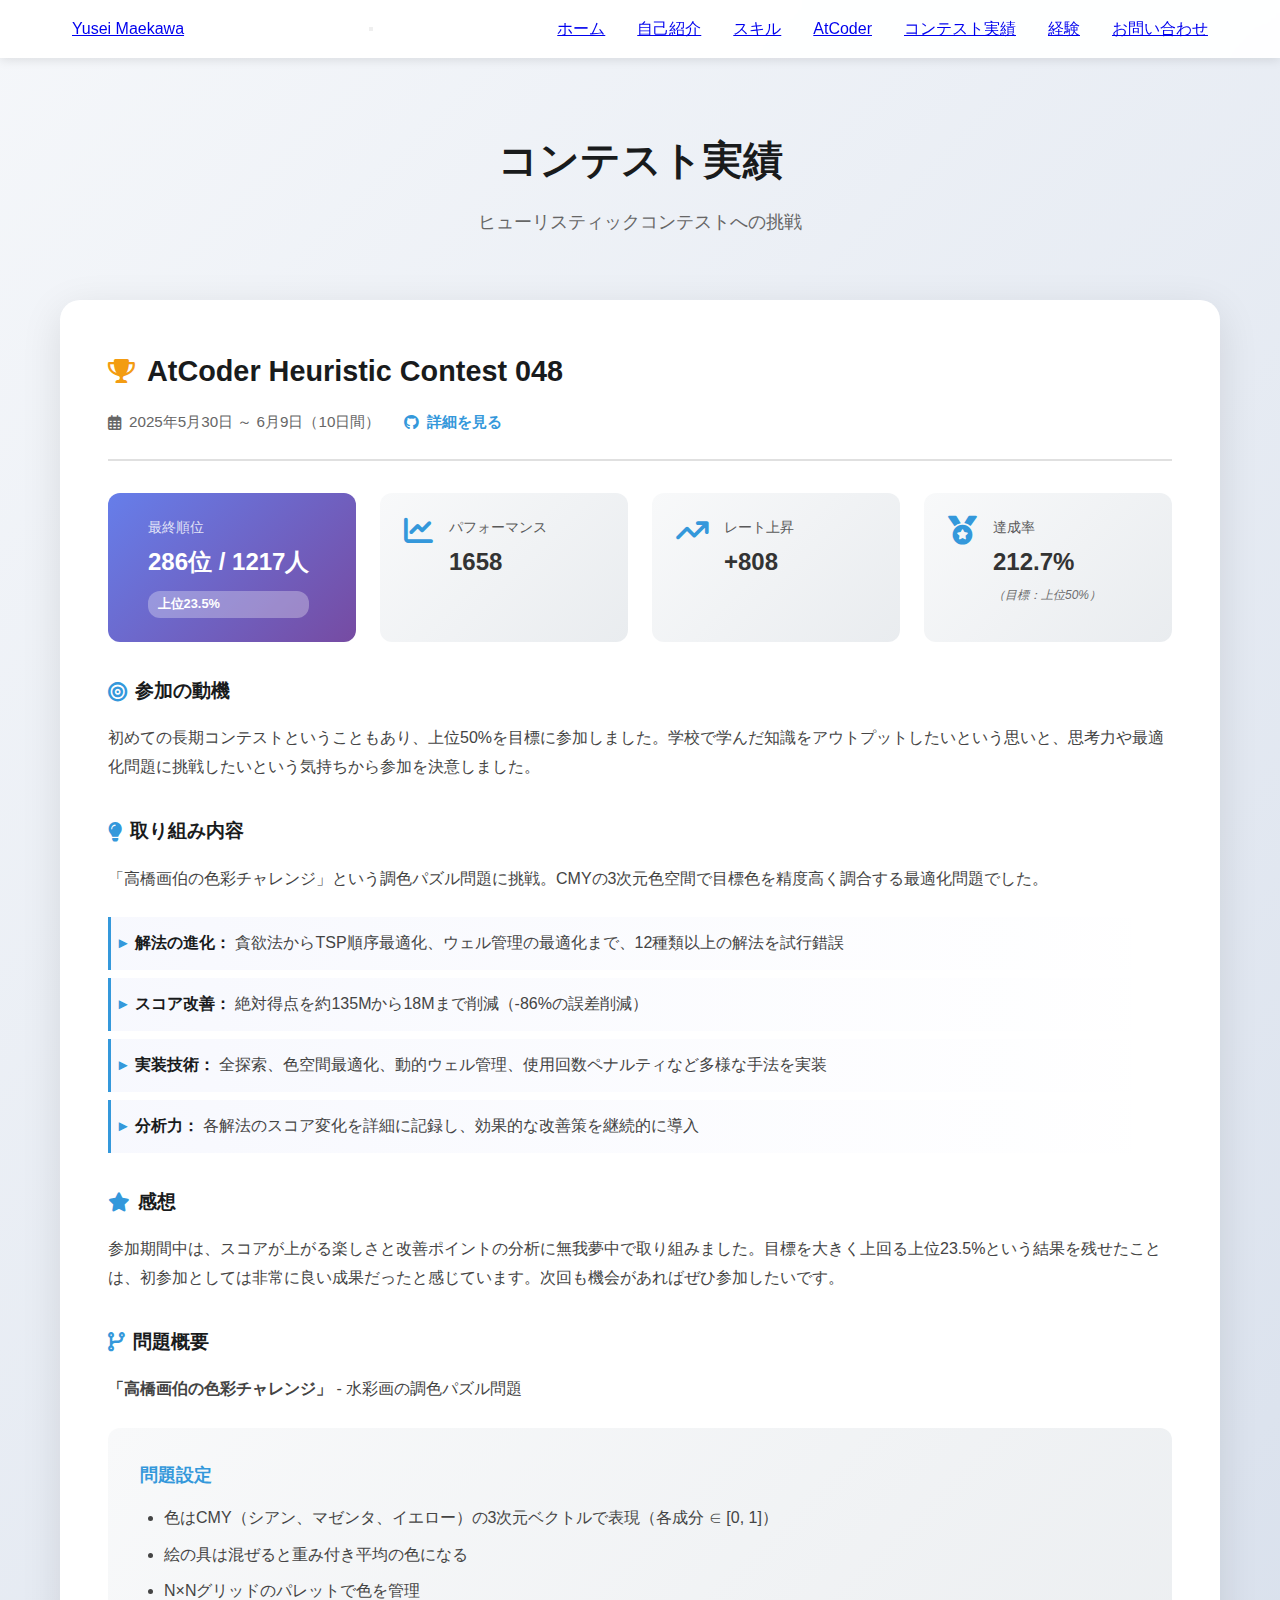
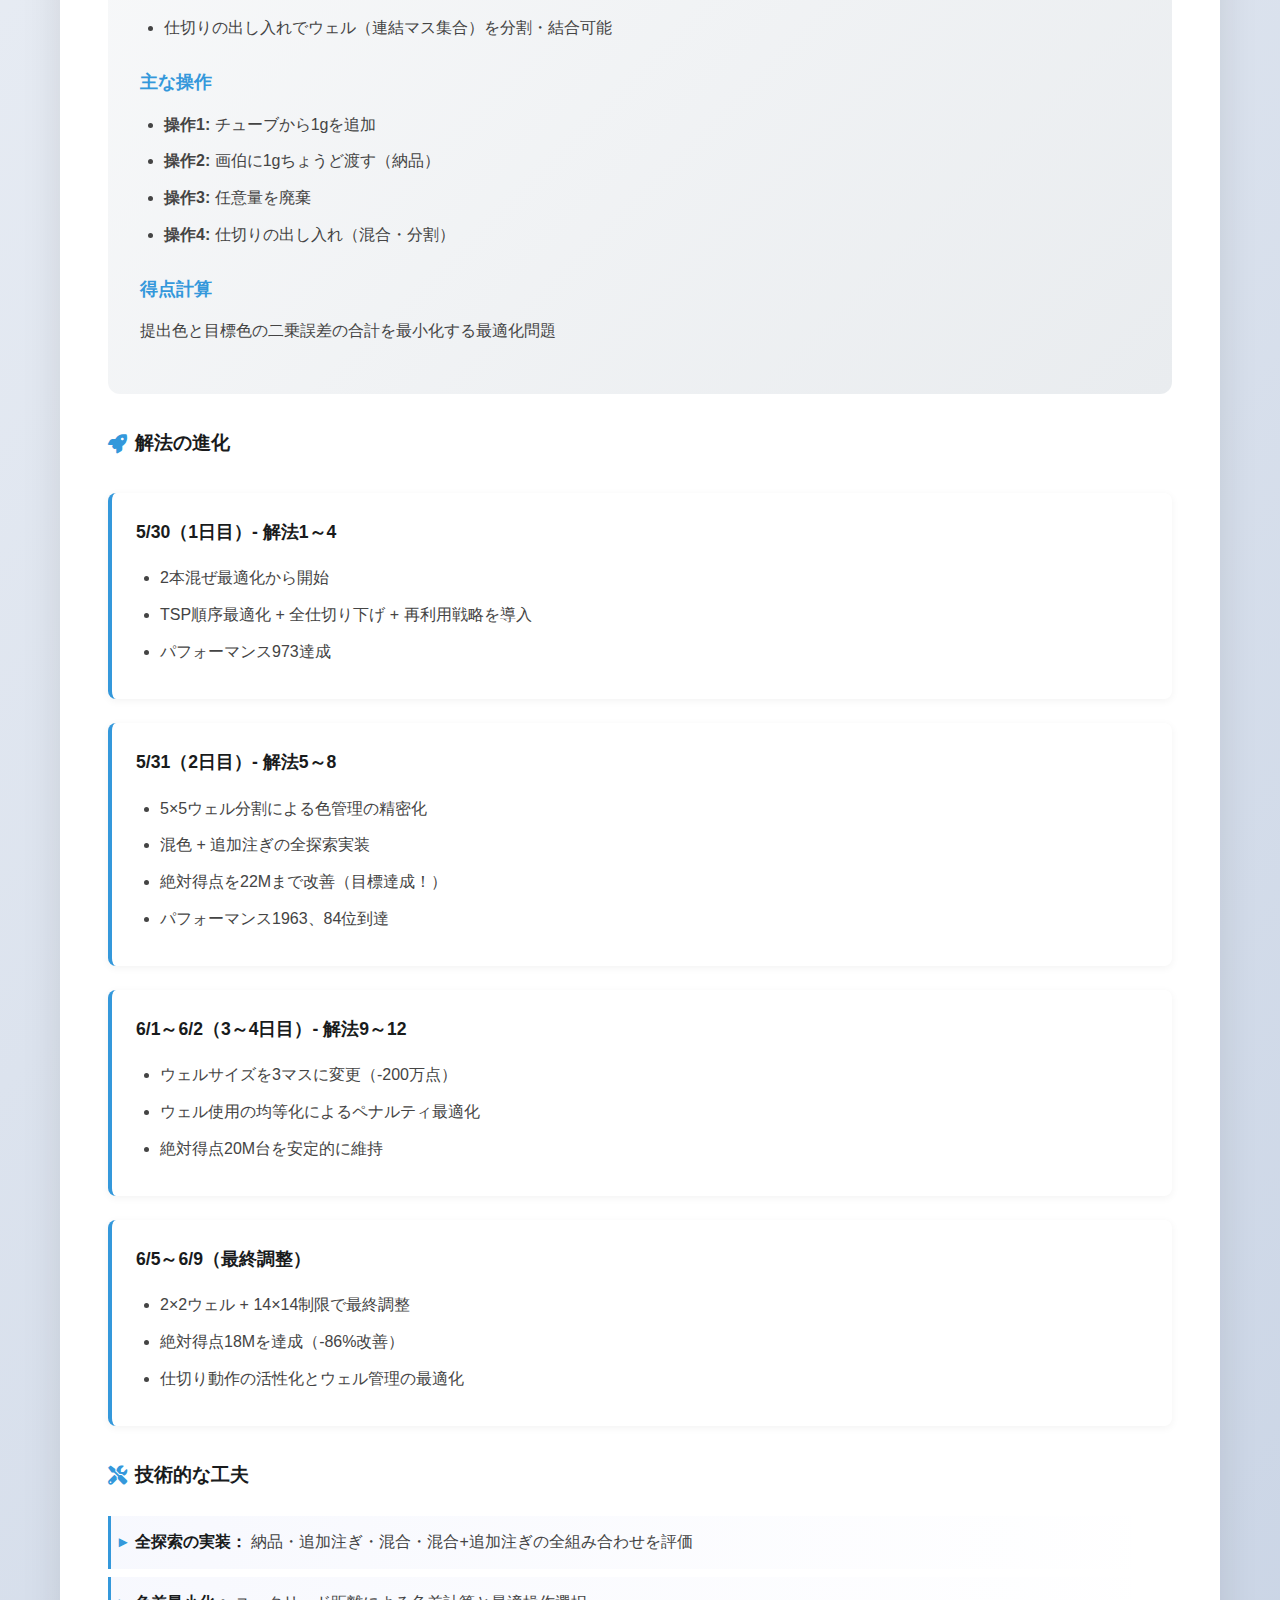
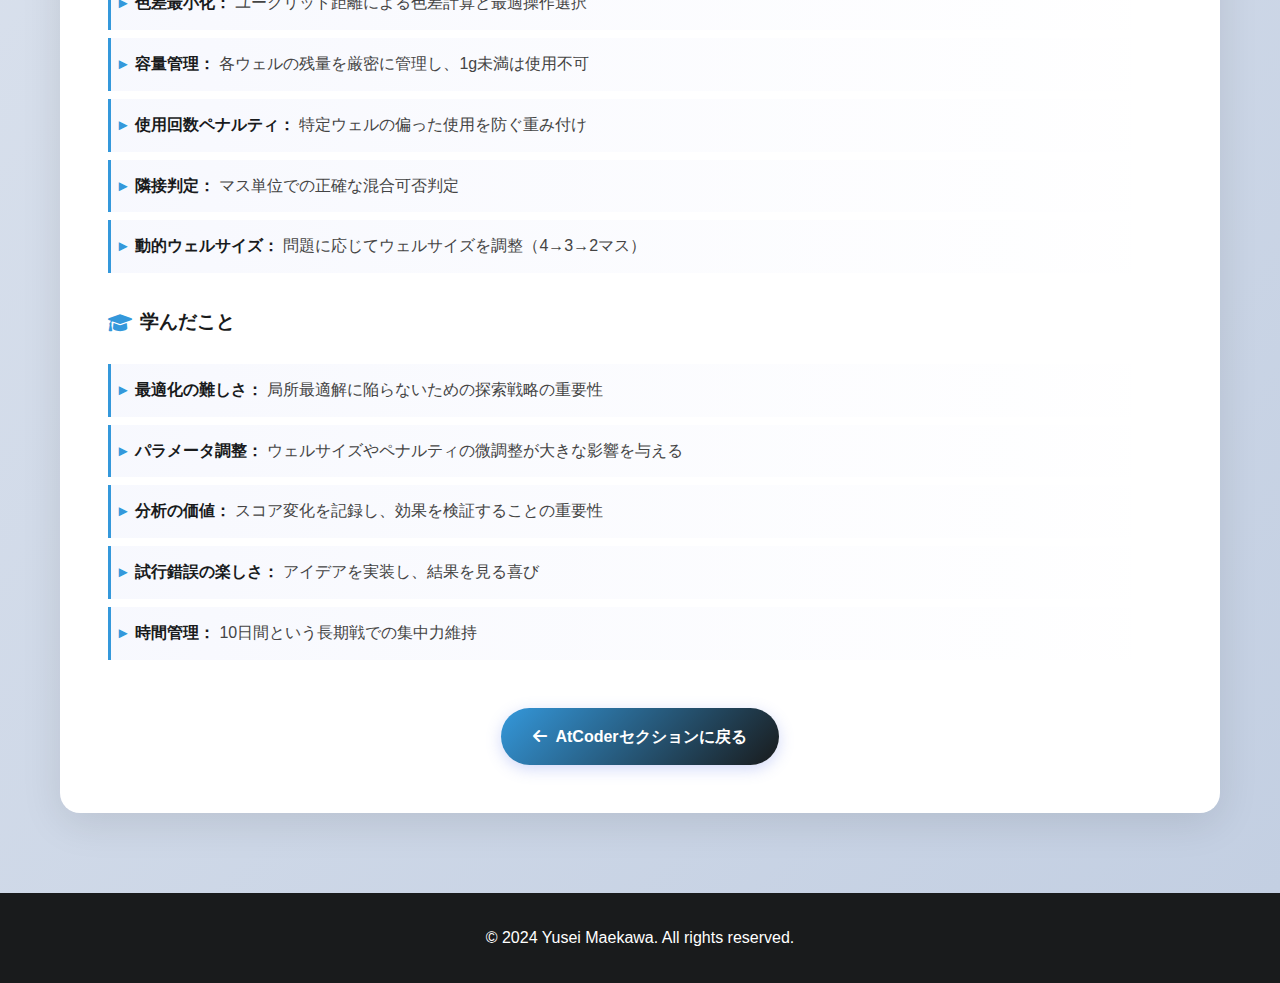
<file: contest-achievements.html>
<!DOCTYPE html>
<html lang="ja">
<head>
    <meta charset="UTF-8">
    <meta name="viewport" content="width=device-width, initial-scale=1.0">
    <title>コンテスト実績 - Yusei Maekawa</title>
    <link rel="stylesheet" href="styles.css">
    <link rel="stylesheet" href="https://cdnjs.cloudflare.com/ajax/libs/font-awesome/6.0.0/css/all.min.css">
</head>
<body>
    <!-- ヘッダー -->
    <header class="header">
        <nav class="navbar">
            <div class="container nav-container">
                <a href="index.html" class="nav-brand">Yusei Maekawa</a>
                <button class="nav-toggle" id="navToggle">
                    <span></span>
                    <span></span>
                    <span></span>
                </button>
                <ul class="nav-menu" id="navMenu">
                    <li><a href="index.html">ホーム</a></li>
                    <li><a href="index.html#about">自己紹介</a></li>
                    <li><a href="index.html#skills">スキル</a></li>
                    <li><a href="index.html#atcoder">AtCoder</a></li>
                    <li><a href="contest-achievements.html" class="active">コンテスト実績</a></li>
                    <li><a href="index.html#experience">経験</a></li>
                    <li><a href="index.html#contact">お問い合わせ</a></li>
                </ul>
            </div>
        </nav>
    </header>

    <!-- コンテスト実績セクション -->
    <section id="contest-achievements" class="contest-achievements" style="padding-top: 8rem;">
        <div class="container">
            <div class="section-header">
                <h2 class="section-title">コンテスト実績</h2>
                <p class="section-subtitle">ヒューリスティックコンテストへの挑戦</p>
            </div>
            
            <div class="achievement-card">
                <div class="achievement-header">
                    <div class="achievement-title-section">
                        <h3 class="achievement-title">
                            <i class="fas fa-trophy"></i>
                            AtCoder Heuristic Contest 048
                        </h3>
                        <div class="achievement-meta">
                            <span class="achievement-date">
                                <i class="far fa-calendar-alt"></i>
                                2025年5月30日 ～ 6月9日（10日間）
                            </span>
                            <a href="https://github.com/Yusei-Maekawa/AtCoder-Heuristic-Contest048" 
                               class="achievement-link" target="_blank" rel="noopener noreferrer">
                                <i class="fab fa-github"></i> 詳細を見る
                            </a>
                        </div>
                    </div>
                </div>

                <div class="achievement-results">
                    <div class="result-item highlight">
                        <i class="fas fa-ranking-star"></i>
                        <div class="result-content">
                            <span class="result-label">最終順位</span>
                            <span class="result-value">286位 / 1217人</span>
                            <span class="result-badge">上位23.5%</span>
                        </div>
                    </div>
                    <div class="result-item">
                        <i class="fas fa-chart-line"></i>
                        <div class="result-content">
                            <span class="result-label">パフォーマンス</span>
                            <span class="result-value">1658</span>
                        </div>
                    </div>
                    <div class="result-item">
                        <i class="fas fa-arrow-trend-up"></i>
                        <div class="result-content">
                            <span class="result-label">レート上昇</span>
                            <span class="result-value">+808</span>
                        </div>
                    </div>
                    <div class="result-item">
                        <i class="fas fa-medal"></i>
                        <div class="result-content">
                            <span class="result-label">達成率</span>
                            <span class="result-value">212.7%</span>
                            <span class="result-note">（目標：上位50%）</span>
                        </div>
                    </div>
                </div>

                <div class="achievement-description">
                    <h4><i class="fas fa-bullseye"></i> 参加の動機</h4>
                    <p>初めての長期コンテストということもあり、上位50%を目標に参加しました。学校で学んだ知識をアウトプットしたいという思いと、思考力や最適化問題に挑戦したいという気持ちから参加を決意しました。</p>
                    
                    <h4><i class="fas fa-lightbulb"></i> 取り組み内容</h4>
                    <p>「高橋画伯の色彩チャレンジ」という調色パズル問題に挑戦。CMYの3次元色空間で目標色を精度高く調合する最適化問題でした。</p>
                    <ul class="achievement-highlights">
                        <li><strong>解法の進化：</strong> 貪欲法からTSP順序最適化、ウェル管理の最適化まで、12種類以上の解法を試行錯誤</li>
                        <li><strong>スコア改善：</strong> 絶対得点を約135Mから18Mまで削減（-86%の誤差削減）</li>
                        <li><strong>実装技術：</strong> 全探索、色空間最適化、動的ウェル管理、使用回数ペナルティなど多様な手法を実装</li>
                        <li><strong>分析力：</strong> 各解法のスコア変化を詳細に記録し、効果的な改善策を継続的に導入</li>
                    </ul>

                    <h4><i class="fas fa-star"></i> 感想</h4>
                    <p>参加期間中は、スコアが上がる楽しさと改善ポイントの分析に無我夢中で取り組みました。目標を大きく上回る上位23.5%という結果を残せたことは、初参加としては非常に良い成果だったと感じています。次回も機会があればぜひ参加したいです。</p>

                    <h4><i class="fas fa-code-branch"></i> 問題概要</h4>
                    <p><strong>「高橋画伯の色彩チャレンジ」</strong> - 水彩画の調色パズル問題</p>
                    <div class="problem-details">
                        <h5>問題設定</h5>
                        <ul>
                            <li>色はCMY（シアン、マゼンタ、イエロー）の3次元ベクトルで表現（各成分 ∈ [0, 1]）</li>
                            <li>絵の具は混ぜると重み付き平均の色になる</li>
                            <li>N×Nグリッドのパレットで色を管理</li>
                            <li>仕切りの出し入れでウェル（連結マス集合）を分割・結合可能</li>
                        </ul>

                        <h5>主な操作</h5>
                        <ul>
                            <li><strong>操作1:</strong> チューブから1gを追加</li>
                            <li><strong>操作2:</strong> 画伯に1gちょうど渡す（納品）</li>
                            <li><strong>操作3:</strong> 任意量を廃棄</li>
                            <li><strong>操作4:</strong> 仕切りの出し入れ（混合・分割）</li>
                        </ul>

                        <h5>得点計算</h5>
                        <p>提出色と目標色の二乗誤差の合計を最小化する最適化問題</p>
                    </div>

                    <h4><i class="fas fa-rocket"></i> 解法の進化</h4>
                    <div class="solution-timeline">
                        <div class="solution-item">
                            <h5>5/30（1日目）- 解法1～4</h5>
                            <ul>
                                <li>2本混ぜ最適化から開始</li>
                                <li>TSP順序最適化 + 全仕切り下げ + 再利用戦略を導入</li>
                                <li>パフォーマンス973達成</li>
                            </ul>
                        </div>
                        <div class="solution-item">
                            <h5>5/31（2日目）- 解法5～8</h5>
                            <ul>
                                <li>5×5ウェル分割による色管理の精密化</li>
                                <li>混色 + 追加注ぎの全探索実装</li>
                                <li>絶対得点を22Mまで改善（目標達成！）</li>
                                <li>パフォーマンス1963、84位到達</li>
                            </ul>
                        </div>
                        <div class="solution-item">
                            <h5>6/1～6/2（3～4日目）- 解法9～12</h5>
                            <ul>
                                <li>ウェルサイズを3マスに変更（-200万点）</li>
                                <li>ウェル使用の均等化によるペナルティ最適化</li>
                                <li>絶対得点20M台を安定的に維持</li>
                            </ul>
                        </div>
                        <div class="solution-item">
                            <h5>6/5～6/9（最終調整）</h5>
                            <ul>
                                <li>2×2ウェル + 14×14制限で最終調整</li>
                                <li>絶対得点18Mを達成（-86%改善）</li>
                                <li>仕切り動作の活性化とウェル管理の最適化</li>
                            </ul>
                        </div>
                    </div>

                    <h4><i class="fas fa-tools"></i> 技術的な工夫</h4>
                    <ul class="achievement-highlights">
                        <li><strong>全探索の実装：</strong> 納品・追加注ぎ・混合・混合+追加注ぎの全組み合わせを評価</li>
                        <li><strong>色差最小化：</strong> ユークリッド距離による色差計算と最適操作選択</li>
                        <li><strong>容量管理：</strong> 各ウェルの残量を厳密に管理し、1g未満は使用不可</li>
                        <li><strong>使用回数ペナルティ：</strong> 特定ウェルの偏った使用を防ぐ重み付け</li>
                        <li><strong>隣接判定：</strong> マス単位での正確な混合可否判定</li>
                        <li><strong>動的ウェルサイズ：</strong> 問題に応じてウェルサイズを調整（4→3→2マス）</li>
                    </ul>

                    <h4><i class="fas fa-graduation-cap"></i> 学んだこと</h4>
                    <ul class="achievement-highlights">
                        <li><strong>最適化の難しさ：</strong> 局所最適解に陥らないための探索戦略の重要性</li>
                        <li><strong>パラメータ調整：</strong> ウェルサイズやペナルティの微調整が大きな影響を与える</li>
                        <li><strong>分析の価値：</strong> スコア変化を記録し、効果を検証することの重要性</li>
                        <li><strong>試行錯誤の楽しさ：</strong> アイデアを実装し、結果を見る喜び</li>
                        <li><strong>時間管理：</strong> 10日間という長期戦での集中力維持</li>
                    </ul>
                </div>

                <div class="back-to-home">
                    <a href="index.html#atcoder" class="btn-primary">
                        <i class="fas fa-arrow-left"></i> AtCoderセクションに戻る
                    </a>
                </div>
            </div>
        </div>
    </section>

    <!-- フッター -->
    <footer class="footer">
        <div class="container">
            <p>&copy; 2024 Yusei Maekawa. All rights reserved.</p>
        </div>
    </footer>

    <script src="script.js"></script>
</body>
</html>
</file>
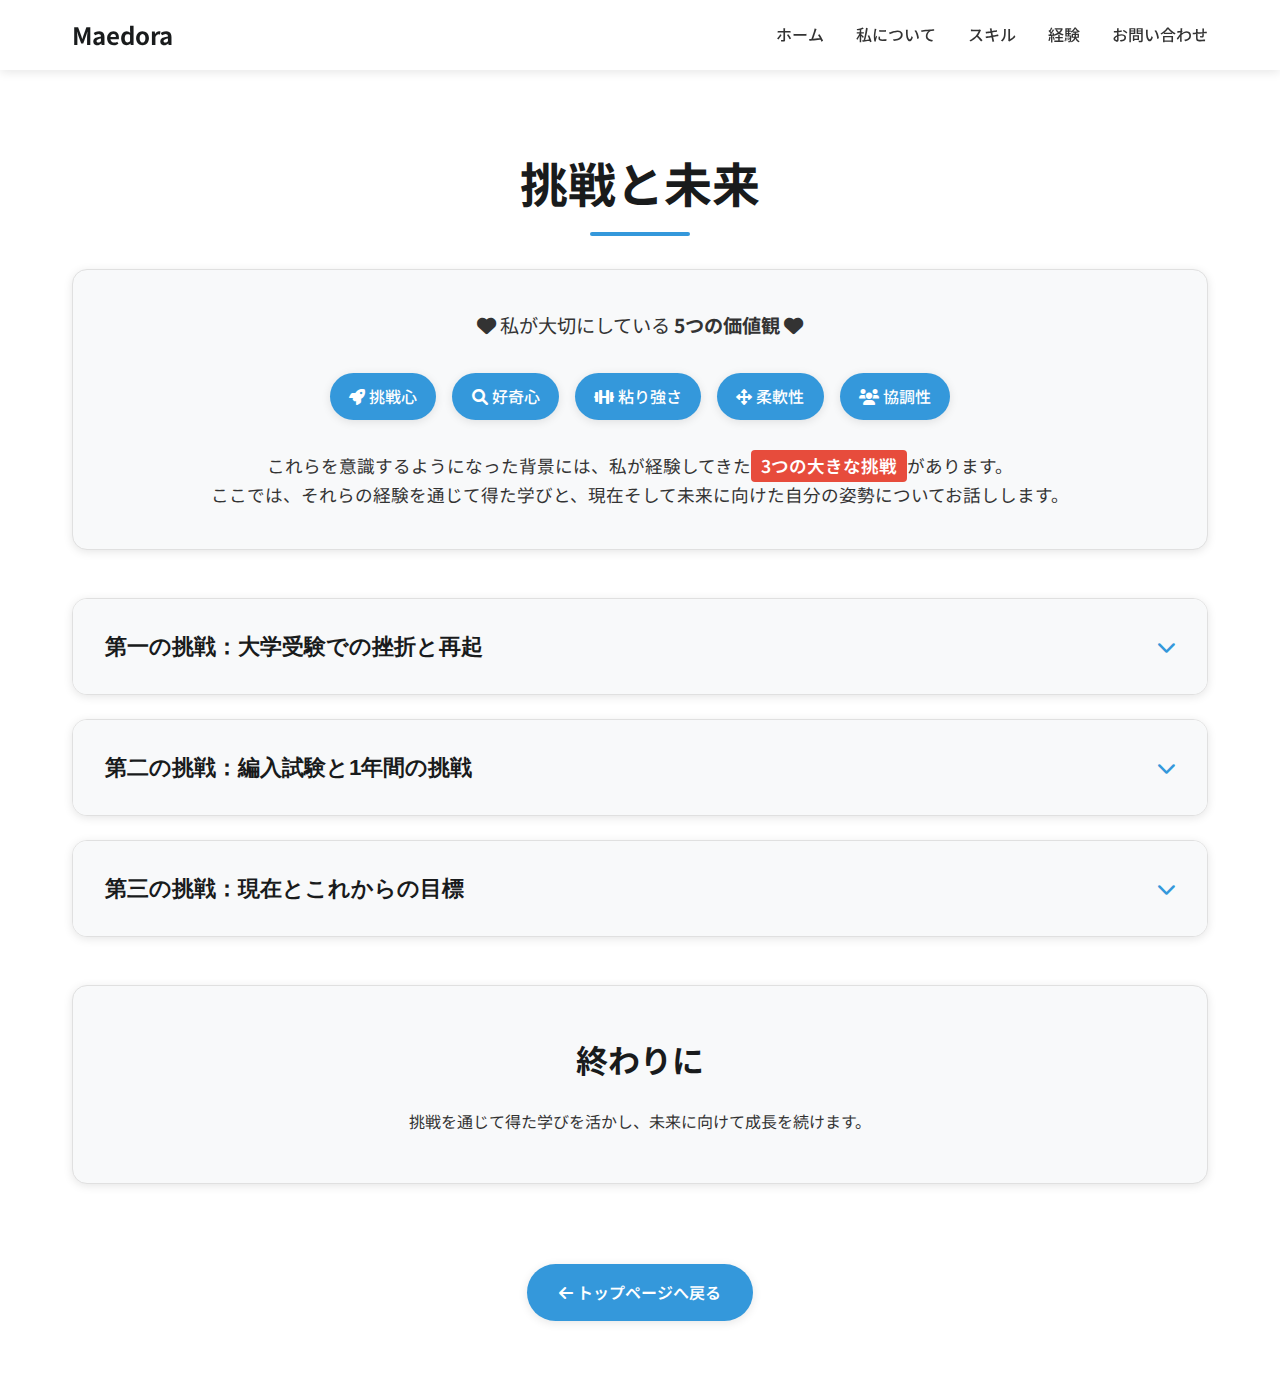
<file: experience.html>
<!DOCTYPE html>
<html lang="ja">

<head>
    <meta charset="UTF-8">
    <meta name="viewport" content="width=device-width, initial-scale=1.0">
    <title>挑戦と未来 - 前川 雄世</title>
    <link rel="stylesheet" href="styles.css">
    <link rel="preconnect" href="https://fonts.googleapis.com">
    <link rel="preconnect" href="https://fonts.gstatic.com" crossorigin>
    <link href="https://fonts.googleapis.com/css2?family=Noto+Sans+JP:wght@300;400;500;700&display=swap"
        rel="stylesheet">
    <link rel="stylesheet" href="https://cdnjs.cloudflare.com/ajax/libs/font-awesome/6.0.0/css/all.min.css">    <style>
        /* ホーム画面と同じデザインテイスト */
        body {
            font-family: 'Noto Sans JP', sans-serif;
            line-height: 1.6;
            color: var(--text-color);
            background-color: var(--background-color);
            overflow-x: hidden;
            padding-top: 80px; /* ナビバーの高さ分 */
        }

        .experience-page {
            max-width: 1200px;
            margin: 2rem auto;
            padding: 2rem;
            background: var(--background-color);
        }

        .page-title {
            color: var(--primary-color);
            text-align: center;
            font-size: 3rem;
            margin-bottom: 3rem;
            font-weight: 700;
            position: relative;
        }

        .page-title::after {
            content: '';
            position: absolute;
            bottom: -15px;
            left: 50%;
            transform: translateX(-50%);
            width: 100px;
            height: 4px;
            background: var(--secondary-color);
            border-radius: 2px;
        }

        .values-list {
            display: flex;
            flex-wrap: wrap;
            gap: 1rem;
            justify-content: center;
            margin: 2rem 0;
        }

        .value-tag {
            background: var(--secondary-color);
            color: white;
            padding: 0.7rem 1.2rem;
            border-radius: 25px;
            font-weight: 500;
            box-shadow: var(--shadow);
            transition: var(--transition);
        }

        .value-tag:hover {
            transform: translateY(-3px);
            box-shadow: var(--shadow-hover);
        }

        .highlight-box {
            background: var(--section-bg);
            padding: 2.5rem;
            border-radius: 15px;
            margin: 3rem 0;
            box-shadow: var(--shadow);
            border: 1px solid var(--border-color);
        }

        .highlight-text {
            background: var(--accent-color);
            color: white;
            padding: 0.2rem 0.6rem;
            border-radius: 4px;
            font-weight: 600;
        }

        /* アコーディオンスタイル - ホーム画面と統一 */
        .accordion-item {
            background: white;
            border-radius: 15px;
            margin-bottom: 1.5rem;
            box-shadow: var(--shadow);
            overflow: hidden;
            border: 1px solid var(--border-color);
            transition: var(--transition);
        }

        .accordion-item:hover {
            box-shadow: var(--shadow-hover);
        }

        .accordion-header {
            background: var(--section-bg);
            border: none;
            width: 100%;
            text-align: left;
            padding: 2rem;
            font-size: 1.4rem;
            font-weight: 600;
            color: var(--primary-color);
            cursor: pointer;
            display: flex;
            justify-content: space-between;
            align-items: center;
            transition: var(--transition);
        }

        .accordion-header:hover {
            background-color: #ecf0f1;
        }

        .accordion-icon {
            transition: transform 0.4s cubic-bezier(0.25, 0.1, 0.25, 1);
            font-size: 1.2rem;
            color: var(--secondary-color);
        }

        .accordion-header.active .accordion-icon {
            transform: rotate(180deg);
        }

        .accordion-content {
            max-height: 0;
            overflow: hidden;
            transition: max-height 0.5s cubic-bezier(0.25, 0.1, 0.25, 1), padding 0.5s ease;
            padding: 0 2rem;
            background: white;
        }

        .accordion-content-inner {
            padding: 2rem 0;
            border-top: 1px solid var(--border-color);
            line-height: 1.8;
        }

        .accordion-content-inner p {
            margin-bottom: 1.5rem;
            color: var(--text-color);
        }

        .achievement-box {
            background: var(--section-bg);
            border-left: 4px solid var(--secondary-color);
            padding: 1.5rem;
            margin: 1.5rem 0;
            border-radius: 8px;
            box-shadow: 0 2px 8px rgba(0, 0, 0, 0.05);
        }

        .achievement-box strong {
            color: var(--primary-color);
            font-size: 1.1rem;
            display: block;
            margin-bottom: 0.5rem;
        }

        .goals-grid {
            display: grid;
            grid-template-columns: repeat(auto-fit, minmax(250px, 1fr));
            gap: 2rem;
            margin: 2rem 0;
        }

        .goal-card {
            background: white;
            padding: 2rem;
            border-radius: 15px;
            text-align: center;
            box-shadow: var(--shadow);
            transition: var(--transition);
            border: 1px solid var(--border-color);
        }

        .goal-card:hover {
            transform: translateY(-8px);
            box-shadow: var(--shadow-hover);
        }

        .goal-card h4 {
            margin-top: 0;
            font-size: 1.2rem;
            margin-bottom: 1rem;
            color: var(--primary-color);
        }

        .goal-card i {
            font-size: 2rem;
            color: var(--secondary-color);
            margin-bottom: 1rem;
            display: block;
        }

        .conclusion-box {
            background: var(--section-bg);
            padding: 3rem;
            border-radius: 15px;
            margin: 3rem 0;
            text-align: center;
            box-shadow: var(--shadow);
            border: 1px solid var(--border-color);
        }

        .conclusion-box h2 {
            margin-top: 0;
            font-size: 2rem;
            color: var(--primary-color);
            margin-bottom: 1.5rem;
        }

        .back-btn {
            display: inline-block;
            background: var(--secondary-color);
            color: white;
            padding: 1rem 2rem;
            text-decoration: none;
            border-radius: 50px;
            margin-top: 2rem;
            transition: var(--transition);
            box-shadow: var(--shadow);
            font-weight: 600;
            font-size: 1rem;
        }

        .back-btn:hover {
            background: var(--primary-color);
            transform: translateY(-3px);
            box-shadow: var(--shadow-hover);
        }

        @media (max-width: 768px) {
            .experience-page {
                margin: 1rem;
                padding: 1.5rem;
            }

            .page-title {
                font-size: 2.5rem;
            }

            .accordion-header {
                font-size: 1.2rem;
                padding: 1.5rem;
            }

            .accordion-content {
                padding: 0 1.5rem;
            }

            .accordion-content-inner {
                padding: 1.5rem 0;
            }

            .goals-grid {
                grid-template-columns: 1fr;
            }

            .values-list {
                gap: 0.8rem;
            }

            .value-tag {
                padding: 0.5rem 1rem;
                font-size: 0.9rem;
            }
        }
    </style>
    </style>
</head>

<body>
    <!-- ナビゲーションバー -->
    <nav class="navbar">
        <div class="nav-container">
            <div class="nav-logo">
                <h2>Maedora</h2>
            </div>
            <ul class="nav-menu">
                <li class="nav-item">
                    <a href="index.html#home" class="nav-link">ホーム</a>
                </li>
                <li class="nav-item">
                    <a href="index.html#about" class="nav-link">私について</a>
                </li>
                <li class="nav-item">
                    <a href="index.html#skills" class="nav-link">スキル</a>
                </li>
                <li class="nav-item">
                    <a href="#" class="nav-link active">経験</a>
                </li>
                <li class="nav-item">
                    <a href="index.html#contact" class="nav-link">お問い合わせ</a>
                </li>
            </ul>
            <div class="hamburger">
                <span></span>
                <span></span>
                <span></span>
            </div>
        </div>
    </nav>

    <div class="experience-page">
        <h1 class="page-title">挑戦と未来</h1>

        <div class="highlight-box">
            <p style="text-align: center; font-size: 1.2rem; margin-bottom: 1rem;">
                <i class="fas fa-heart"></i> 私が大切にしている <strong>5つの価値観</strong> <i class="fas fa-heart"></i>
            </p>
            <div class="values-list">
                <span class="value-tag"><i class="fas fa-rocket"></i> 挑戦心</span>
                <span class="value-tag"><i class="fas fa-search"></i> 好奇心</span>
                <span class="value-tag"><i class="fas fa-dumbbell"></i> 粘り強さ</span>
                <span class="value-tag"><i class="fas fa-arrows-alt"></i> 柔軟性</span>
                <span class="value-tag"><i class="fas fa-users"></i> 協調性</span>
            </div>
            <p style="text-align: center; margin-top: 1.5rem; font-size: 1.1rem;">
                これらを意識するようになった背景には、私が経験してきた<span class="highlight-text">3つの大きな挑戦</span>があります。<br>
                ここでは、それらの経験を通じて得た学びと、現在そして未来に向けた自分の姿勢についてお話しします。
            </p>
        </div>

        <div class="accordion">
            <div class="accordion-item">
                <button class="accordion-header">
                    <span>第一の挑戦：大学受験での挫折と再起</span>
                    <i class="fas fa-chevron-down accordion-icon"></i>
                </button>
                <div class="accordion-content">
                    <div class="accordion-content-inner">
                        <p>
                            私が初めて本格的な挑戦に直面したのは、高校時代でした。中学生の頃、塾で出会った恩師の影響で勉強が好きになり、努力の末に進学校へ進学。高校1年の冬には、<span
                                class="highlight-text">「好きなゲームを自分で作ってみたい」</span>という好奇心から情報系の分野に進むことを決意し、国公立大学を目指して本格的に受験勉強を始めました。
                        </p>
                        <p>
                            しかし、高校3年の夏、「受験の天王山」と呼ばれる時期に、私は限界を迎えました。スケジュールによる心身の負担や、進路選択への迷いが重なり、突然涙があふれるような状態に。次第に、勉強が<span
                                class="highlight-text">「楽しい」から「しんどい」</span>ものに変わっていきました。その結果、大学受験では全て不合格となり、数か月にわたって無気力な日々を送ることになります。
                        </p>
                        <p>
                            それでも、<span
                                class="highlight-text">「どうしても諦めたくない」</span>という思いと、一番迷惑をかけてしまった母への申し訳なさから、再び立ち上がる決意をしました。ここからが、私の第二の挑戦の始まりです。
                        </p>
                    </div>
                </div>
            </div>

            <div class="accordion-item">
                <button class="accordion-header">
                    <span>第二の挑戦：編入試験と1年間の挑戦</span>
                    <i class="fas fa-chevron-down accordion-icon"></i>
                </button>
                <div class="accordion-content">
                    <div class="accordion-content-inner">
                        <p>
                            2023年5月、私は大阪公立大学の情報工学科への編入試験を目指し、新たな挑戦を始めました。この挑戦の中で重視したのは、<span
                                class="highlight-text">「楽しく勉強をする」</span>という姿勢です。
                        </p>
                        <div class="achievement-box">
                            <strong><i class="fas fa-graduation-cap"></i> ダブルスクールでの学習</strong><br>
                            北海道情報大学＋大阪情報専門学校という形で、大学の単位を取得しつつ、専門学校で専門知識を深めました。
                        </div>
                        <div class="achievement-box">
                            <strong><i class="fas fa-trophy"></i> 資格・試験への挑戦</strong><br>
                            • 基本情報技術者試験 <span style="color: #27ae60; font-weight: bold;">合格</span><br>
                            • 応用情報技術者試験 <span style="color: #27ae60; font-weight: bold;">合格</span><br>
                            • TOEIC 5回受験 → <span class="highlight-text">670点（L330/R340）</span>達成
                        </div>
                        <div class="achievement-box">
                            <strong><i class="fas fa-calculator"></i> 数学の独学</strong><br>
                            大学2年分の数学を1年で習得：<br>
                            <span style="color: #3498db; font-weight: bold;">線形代数・微分方程式・複素解析・フーリエ変換・ラプラス変換</span>
                        </div>
                        <p>
                            結果として編入試験は不合格でしたが、<span
                                class="highlight-text">「悔しい」という感情よりも、「やり切った」という達成感</span>が強く残りました。私はこの経験を通じて、目標を持って取り組む過程そのものに大きな価値があると実感しました。
                        </p>
                    </div>
                </div>
            </div>

            <div class="accordion-item">
                <button class="accordion-header">
                    <span>第三の挑戦：現在とこれからの目標</span>
                    <i class="fas fa-chevron-down accordion-icon"></i>
                </button>
                <div class="accordion-content">
                    <div class="accordion-content-inner">
                        <p>
                            私は今、将来の目標として<span
                                class="highlight-text">「尊敬されるエンジニアになること」</span>を掲げています。この目標は明確な達成基準があるわけではなく、評価は他者に委ねられるものです。だからこそ、日々の努力と姿勢が重要だと考えています。
                        </p>
                        <h3 style="color: #2c3e50; margin: 2rem 0 1.5rem 0; text-align: center; font-size: 1.3rem;">
                            <i class="fas fa-bullseye"></i> 現在取り組んでいる4つのこと
                        </h3>
                        <div class="goals-grid">
                            <div class="goal-card">
                                <h4><i class="fas fa-trophy"></i> 競技プログラミング</h4>
                                <p>AtCoderで水色コーダーを目指し、difficulty 400以上の問題に挑戦中</p>
                            </div>
                            <div class="goal-card">
                                <h4><i class="fas fa-certificate"></i> 高度資格</h4>
                                <p>情報処理安全確保支援士などの高度資格に挑戦</p>
                            </div>
                            <div class="goal-card">
                                <h4><i class="fas fa-globe"></i> 英語力向上</h4>
                                <p>TOEIC800点を目標に、技術書やエラーメッセージの読解力向上</p>
                            </div>
                            <div class="goal-card">
                                <h4><i class="fas fa-code"></i> 開発スキル</h4>
                                <p>家計簿アプリなどの作品制作、Git・DB運用スキルの習得</p>
                            </div>
                        </div>
                        <p>
                            また、これらに加えて<span
                                class="highlight-text">「自信をつけること」</span>も意識しています。グループ活動でのリーダー経験や、人前で話す機会を増やすことで、単なる知識だけではないリーダーシップスキルの習得を目指しています。
                        </p>
                    </div>
                </div>
            </div>
        </div>

        <div class="conclusion-box">
            <h2>終わりに</h2>
            <p>
                挑戦を通じて得た学びを活かし、未来に向けて成長を続けます。
            </p>
        </div>

        <div style="text-align: center;">
            <a href="index.html" class="back-btn">
                <i class="fas fa-arrow-left"></i> トップページへ戻る
            </a>
        </div>    </div>

    <!-- scripts.jsを読み込み -->
    <script src="script.js"></script>
    <script>
        // アコーディオン機能
        const accordionHeaders = document.querySelectorAll('.accordion-header');

        accordionHeaders.forEach(header => {
            header.addEventListener('click', () => {
                const accordionContent = header.nextElementSibling;
                const isActive = header.classList.contains('active');

                // 他のアコーディオンを閉じる
                accordionHeaders.forEach(otherHeader => {
                    if (otherHeader !== header) {
                        otherHeader.classList.remove('active');
                        otherHeader.nextElementSibling.style.maxHeight = '0px';
                    }
                });

                // 現在のアコーディオンを切り替え
                header.classList.toggle('active');

                if (!isActive) {
                    accordionContent.style.maxHeight = accordionContent.scrollHeight + 'px';
                } else {
                    accordionContent.style.maxHeight = '0px';
                }
            });
        });

        // ページ読み込み時のアニメーション
        document.addEventListener('DOMContentLoaded', () => {
            const elements = document.querySelectorAll('.value-tag, .goal-card, .accordion-item');
            elements.forEach((element, index) => {
                element.style.opacity = '0';
                element.style.transform = 'translateY(20px)';
                setTimeout(() => {
                    element.style.transition = 'all 0.6s ease';
                    element.style.opacity = '1';
                    element.style.transform = 'translateY(0)';
                }, index * 100);
            });
        });
    </script>
</body>

</html>
</file>
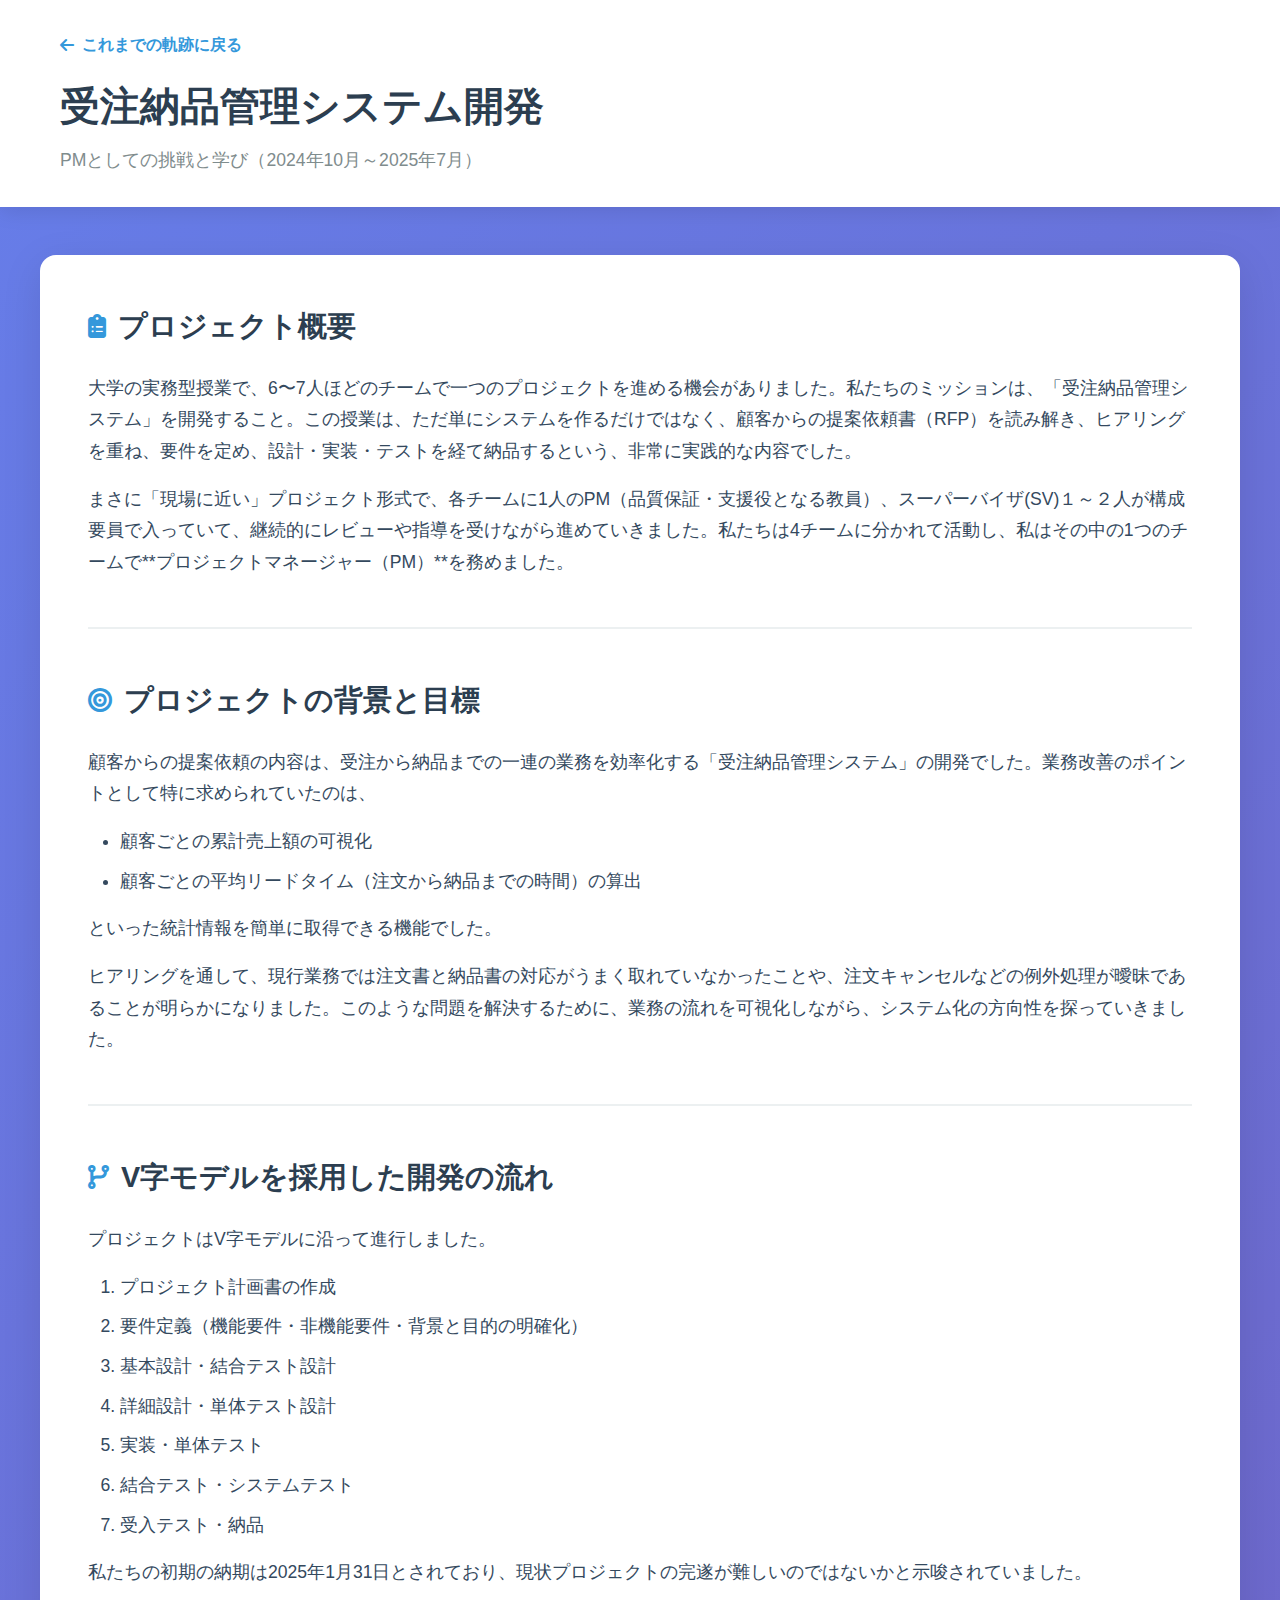
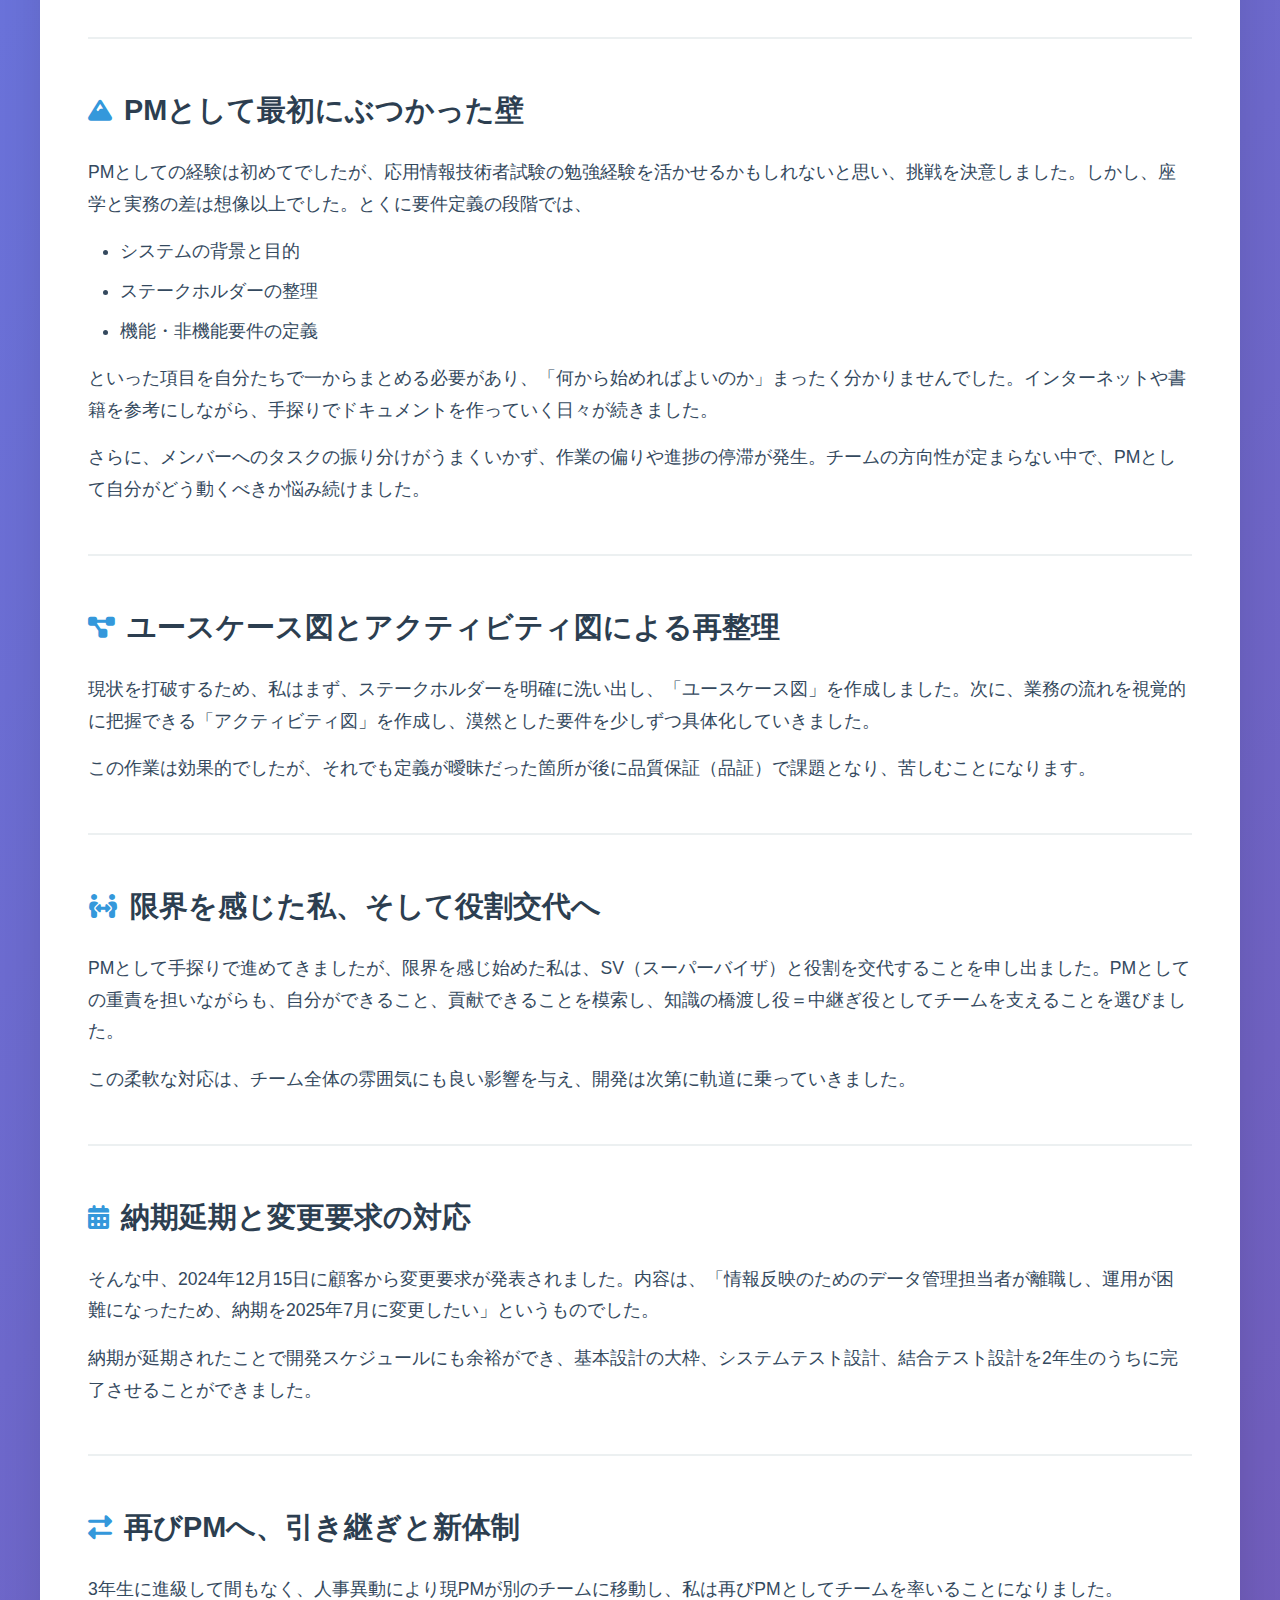
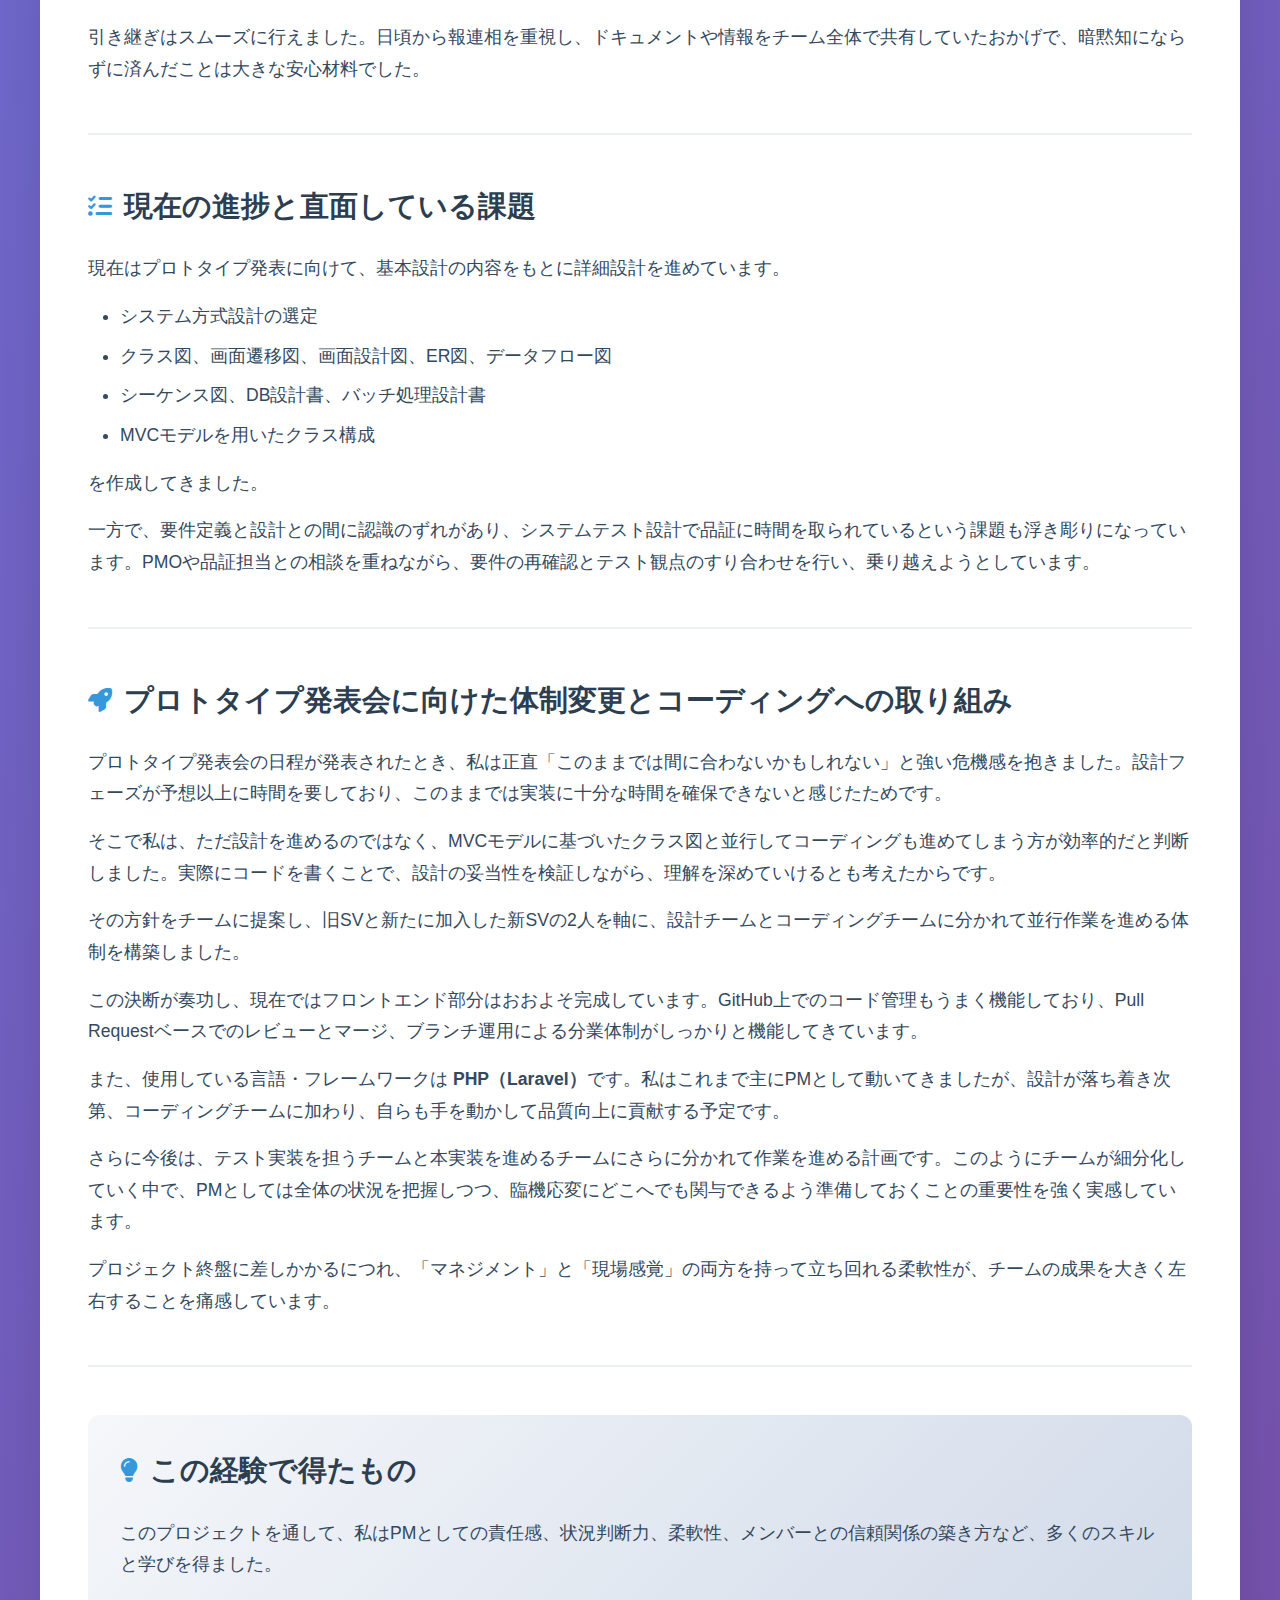
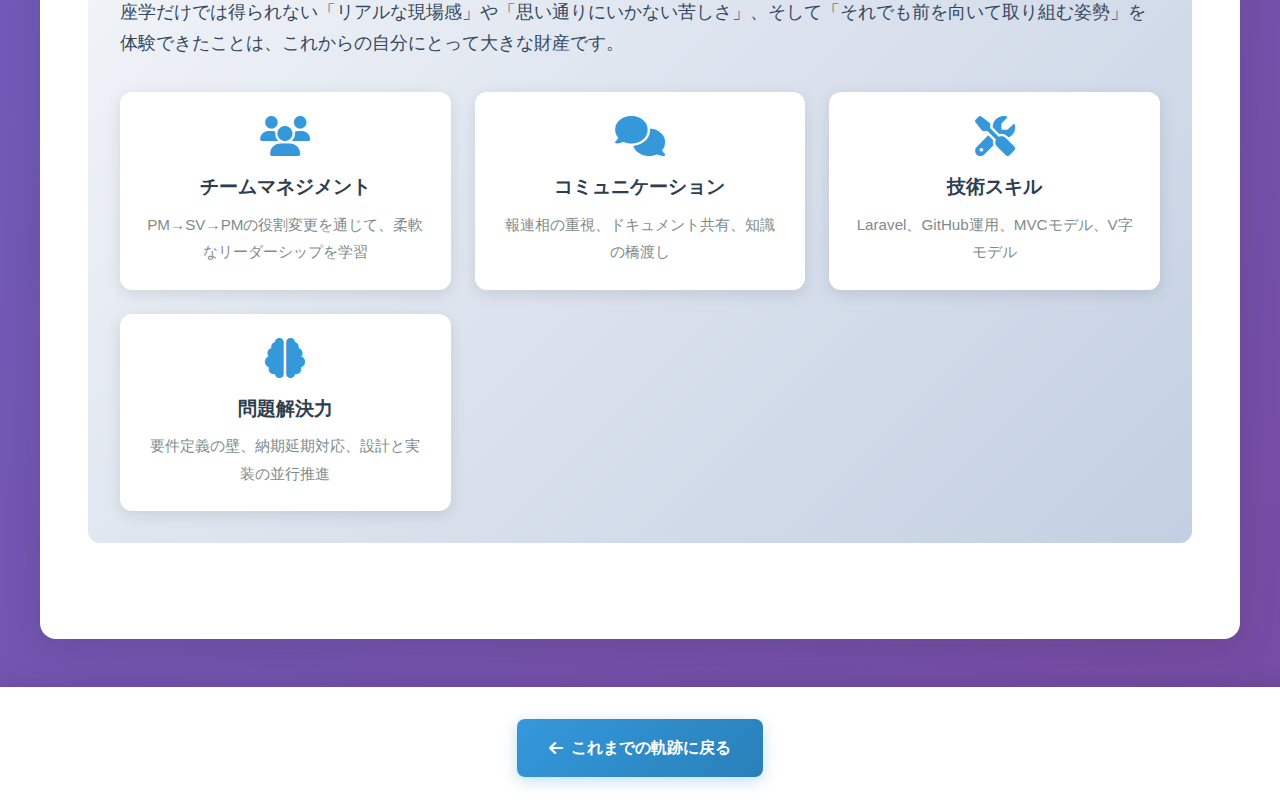
<file: product-detail.html>
<!DOCTYPE html>
<html lang="ja">
<head>
    <meta charset="UTF-8">
    <meta name="viewport" content="width=device-width, initial-scale=1.0">
    <title>受注納品管理システム開発 - プロジェクト詳細</title>
    <link rel="stylesheet" href="styles.css">
    <link rel="stylesheet" href="https://cdnjs.cloudflare.com/ajax/libs/font-awesome/6.4.0/css/all.min.css">
</head>
<body>
    <div class="detail-page">
        <header class="detail-header">
            <div class="container">
                <a href="index.html#experience" class="back-link">
                    <i class="fas fa-arrow-left"></i> これまでの軌跡に戻る
                </a>
                <h1>受注納品管理システム開発</h1>
                <p class="subtitle">PMとしての挑戦と学び（2024年10月～2025年7月）</p>
            </div>
        </header>

        <main class="detail-content container">
            <section class="detail-section">
                <h2><i class="fas fa-clipboard-list"></i> プロジェクト概要</h2>
                <p>大学の実務型授業で、6〜7人ほどのチームで一つのプロジェクトを進める機会がありました。私たちのミッションは、「受注納品管理システム」を開発すること。この授業は、ただ単にシステムを作るだけではなく、顧客からの提案依頼書（RFP）を読み解き、ヒアリングを重ね、要件を定め、設計・実装・テストを経て納品するという、非常に実践的な内容でした。</p>
                <p>まさに「現場に近い」プロジェクト形式で、各チームに1人のPM（品質保証・支援役となる教員）、スーパーバイザ(SV)１～２人が構成要員で入っていて、継続的にレビューや指導を受けながら進めていきました。私たちは4チームに分かれて活動し、私はその中の1つのチームで**プロジェクトマネージャー（PM）**を務めました。</p>
            </section>

            <section class="detail-section">
                <h2><i class="fas fa-bullseye"></i> プロジェクトの背景と目標</h2>
                <p>顧客からの提案依頼の内容は、受注から納品までの一連の業務を効率化する「受注納品管理システム」の開発でした。業務改善のポイントとして特に求められていたのは、</p>
                <ul>
                    <li>顧客ごとの累計売上額の可視化</li>
                    <li>顧客ごとの平均リードタイム（注文から納品までの時間）の算出</li>
                </ul>
                <p>といった統計情報を簡単に取得できる機能でした。</p>
                <p>ヒアリングを通して、現行業務では注文書と納品書の対応がうまく取れていなかったことや、注文キャンセルなどの例外処理が曖昧であることが明らかになりました。このような問題を解決するために、業務の流れを可視化しながら、システム化の方向性を探っていきました。</p>
            </section>

            <section class="detail-section">
                <h2><i class="fas fa-code-branch"></i> V字モデルを採用した開発の流れ</h2>
                <p>プロジェクトはV字モデルに沿って進行しました。</p>
                <ol>
                    <li>プロジェクト計画書の作成</li>
                    <li>要件定義（機能要件・非機能要件・背景と目的の明確化）</li>
                    <li>基本設計・結合テスト設計</li>
                    <li>詳細設計・単体テスト設計</li>
                    <li>実装・単体テスト</li>
                    <li>結合テスト・システムテスト</li>
                    <li>受入テスト・納品</li>
                </ol>
                <p>私たちの初期の納期は2025年1月31日とされており、現状プロジェクトの完遂が難しいのではないかと示唆されていました。</p>
            </section>

            <section class="detail-section">
                <h2><i class="fas fa-mountain"></i> PMとして最初にぶつかった壁</h2>
                <p>PMとしての経験は初めてでしたが、応用情報技術者試験の勉強経験を活かせるかもしれないと思い、挑戦を決意しました。しかし、座学と実務の差は想像以上でした。とくに要件定義の段階では、</p>
                <ul>
                    <li>システムの背景と目的</li>
                    <li>ステークホルダーの整理</li>
                    <li>機能・非機能要件の定義</li>
                </ul>
                <p>といった項目を自分たちで一からまとめる必要があり、「何から始めればよいのか」まったく分かりませんでした。インターネットや書籍を参考にしながら、手探りでドキュメントを作っていく日々が続きました。</p>
                <p>さらに、メンバーへのタスクの振り分けがうまくいかず、作業の偏りや進捗の停滞が発生。チームの方向性が定まらない中で、PMとして自分がどう動くべきか悩み続けました。</p>
            </section>

            <section class="detail-section">
                <h2><i class="fas fa-diagram-project"></i> ユースケース図とアクティビティ図による再整理</h2>
                <p>現状を打破するため、私はまず、ステークホルダーを明確に洗い出し、「ユースケース図」を作成しました。次に、業務の流れを視覚的に把握できる「アクティビティ図」を作成し、漠然とした要件を少しずつ具体化していきました。</p>
                <p>この作業は効果的でしたが、それでも定義が曖昧だった箇所が後に品質保証（品証）で課題となり、苦しむことになります。</p>
            </section>

            <section class="detail-section">
                <h2><i class="fas fa-people-arrows"></i> 限界を感じた私、そして役割交代へ</h2>
                <p>PMとして手探りで進めてきましたが、限界を感じ始めた私は、SV（スーパーバイザ）と役割を交代することを申し出ました。PMとしての重責を担いながらも、自分ができること、貢献できることを模索し、知識の橋渡し役＝中継ぎ役としてチームを支えることを選びました。</p>
                <p>この柔軟な対応は、チーム全体の雰囲気にも良い影響を与え、開発は次第に軌道に乗っていきました。</p>
            </section>

            <section class="detail-section">
                <h2><i class="fas fa-calendar-alt"></i> 納期延期と変更要求の対応</h2>
                <p>そんな中、2024年12月15日に顧客から変更要求が発表されました。内容は、「情報反映のためのデータ管理担当者が離職し、運用が困難になったため、納期を2025年7月に変更したい」というものでした。</p>
                <p>納期が延期されたことで開発スケジュールにも余裕ができ、基本設計の大枠、システムテスト設計、結合テスト設計を2年生のうちに完了させることができました。</p>
            </section>

            <section class="detail-section">
                <h2><i class="fas fa-exchange-alt"></i> 再びPMへ、引き継ぎと新体制</h2>
                <p>3年生に進級して間もなく、人事異動により現PMが別のチームに移動し、私は再びPMとしてチームを率いることになりました。</p>
                <p>引き継ぎはスムーズに行えました。日頃から報連相を重視し、ドキュメントや情報をチーム全体で共有していたおかげで、暗黙知にならずに済んだことは大きな安心材料でした。</p>
            </section>

            <section class="detail-section">
                <h2><i class="fas fa-tasks"></i> 現在の進捗と直面している課題</h2>
                <p>現在はプロトタイプ発表に向けて、基本設計の内容をもとに詳細設計を進めています。</p>
                <ul>
                    <li>システム方式設計の選定</li>
                    <li>クラス図、画面遷移図、画面設計図、ER図、データフロー図</li>
                    <li>シーケンス図、DB設計書、バッチ処理設計書</li>
                    <li>MVCモデルを用いたクラス構成</li>
                </ul>
                <p>を作成してきました。</p>
                <p>一方で、要件定義と設計との間に認識のずれがあり、システムテスト設計で品証に時間を取られているという課題も浮き彫りになっています。PMOや品証担当との相談を重ねながら、要件の再確認とテスト観点のすり合わせを行い、乗り越えようとしています。</p>
            </section>

            <section class="detail-section">
                <h2><i class="fas fa-rocket"></i> プロトタイプ発表会に向けた体制変更とコーディングへの取り組み</h2>
                <p>プロトタイプ発表会の日程が発表されたとき、私は正直「このままでは間に合わないかもしれない」と強い危機感を抱きました。設計フェーズが予想以上に時間を要しており、このままでは実装に十分な時間を確保できないと感じたためです。</p>
                <p>そこで私は、ただ設計を進めるのではなく、MVCモデルに基づいたクラス図と並行してコーディングも進めてしまう方が効率的だと判断しました。実際にコードを書くことで、設計の妥当性を検証しながら、理解を深めていけるとも考えたからです。</p>
                <p>その方針をチームに提案し、旧SVと新たに加入した新SVの2人を軸に、設計チームとコーディングチームに分かれて並行作業を進める体制を構築しました。</p>
                <p>この決断が奏功し、現在ではフロントエンド部分はおおよそ完成しています。GitHub上でのコード管理もうまく機能しており、Pull Requestベースでのレビューとマージ、ブランチ運用による分業体制がしっかりと機能してきています。</p>
                <p>また、使用している言語・フレームワークは <strong>PHP（Laravel）</strong>です。私はこれまで主にPMとして動いてきましたが、設計が落ち着き次第、コーディングチームに加わり、自らも手を動かして品質向上に貢献する予定です。</p>
                <p>さらに今後は、テスト実装を担うチームと本実装を進めるチームにさらに分かれて作業を進める計画です。このようにチームが細分化していく中で、PMとしては全体の状況を把握しつつ、臨機応変にどこへでも関与できるよう準備しておくことの重要性を強く実感しています。</p>
                <p>プロジェクト終盤に差しかかるにつれ、「マネジメント」と「現場感覚」の両方を持って立ち回れる柔軟性が、チームの成果を大きく左右することを痛感しています。</p>
            </section>

            <section class="detail-section highlight-section">
                <h2><i class="fas fa-lightbulb"></i> この経験で得たもの</h2>
                <p>このプロジェクトを通して、私はPMとしての責任感、状況判断力、柔軟性、メンバーとの信頼関係の築き方など、多くのスキルと学びを得ました。</p>
                <p>座学だけでは得られない「リアルな現場感」や「思い通りにいかない苦しさ」、そして「それでも前を向いて取り組む姿勢」を体験できたことは、これからの自分にとって大きな財産です。</p>
                <div class="skills-gained">
                    <div class="skill-item">
                        <i class="fas fa-users"></i>
                        <h3>チームマネジメント</h3>
                        <p>PM→SV→PMの役割変更を通じて、柔軟なリーダーシップを学習</p>
                    </div>
                    <div class="skill-item">
                        <i class="fas fa-comments"></i>
                        <h3>コミュニケーション</h3>
                        <p>報連相の重視、ドキュメント共有、知識の橋渡し</p>
                    </div>
                    <div class="skill-item">
                        <i class="fas fa-tools"></i>
                        <h3>技術スキル</h3>
                        <p>Laravel、GitHub運用、MVCモデル、V字モデル</p>
                    </div>
                    <div class="skill-item">
                        <i class="fas fa-brain"></i>
                        <h3>問題解決力</h3>
                        <p>要件定義の壁、納期延期対応、設計と実装の並行推進</p>
                    </div>
                </div>
            </section>
        </main>

        <footer class="detail-footer">
            <div class="container">
                <a href="index.html#experience" class="back-link-bottom">
                    <i class="fas fa-arrow-left"></i> これまでの軌跡に戻る
                </a>
            </div>
        </footer>
    </div>

    <script src="script.js"></script>
</body>
</html>
</file>
<file: styles.css>
/**
 * styles.css
 *
 * ============================================================================
 * 📖 ファイル概要 / File Overview
 * ============================================================================
 *
 * 【日本語】
 * ポートフォリオサイトのメインスタイルシート。
 * 全ページの見た目、レイアウト、アニメーション、レスポンシブ対応を定義します。
 *
 * 【主な機能】
 * 1. CSS変数によるテーマカラー管理
 * 2. レスポンシブデザイン（デスクトップ、タブレット、モバイル）
 * 3. スプラッシュスクリーンアニメーション
 * 4. ナビゲーションバー（固定、ハンバーガーメニュー）
 * 5. セクション別スタイル（Hero, About, Skills, AtCoder, Contact）
 * 6. AtCoderレート円グラフスタイル（SVG、色分け）
 * 7. カードデザイン、ホバーエフェクト
 * 8. アニメーション（フェード、スライド、パルス等）
 *
 * 【English】
 * Main stylesheet for the portfolio site.
 * Defines appearance, layout, animations, and responsive design for all pages.
 *
 * 【Key Features】
 * 1. Theme color management with CSS variables
 * 2. Responsive design (desktop, tablet, mobile)
 * 3. Splash screen animations
 * 4. Navigation bar (fixed, hamburger menu)
 * 5. Section-specific styles (Hero, About, Skills, AtCoder, Contact)
 * 6. AtCoder rating circle graph styles (SVG, color-coded)
 * 7. Card design, hover effects
 * 8. Animations (fade, slide, pulse, etc.)
 *
 * ============================================================================
 * 🎨 CSS変数 / CSS Variables (:root)
 * ============================================================================
 *
 * --primary-color: #191b1c
 * - 日本語: メインカラー（ダークグレー）
 * - English: Primary color (dark gray)
 *
 * --secondary-color: #3498db
 * - 日本語: セカンダリカラー（青）
 * - English: Secondary color (blue)
 *
 * --accent-color: #e74c3c
 * - 日本語: アクセントカラー（赤）
 * - English: Accent color (red)
 *
 * --text-color: #333
 * - 日本語: メインテキスト色
 * - English: Main text color
 *
 * --text-light: #666
 * - 日本語: ライトテキスト色
 * - English: Light text color
 *
 * --background-color: #fff
 * - 日本語: 背景色（白）
 * - English: Background color (white)
 *
 * --section-bg: #f8f9fa
 * - 日本語: セクション背景色（薄いグレー）
 * - English: Section background color (light gray)
 *
 * --border-color: #e0e0e0
 * - 日本語: ボーダー色
 * - English: Border color
 *
 * --shadow: 0 2px 10px rgba(0, 0, 0, 0.1)
 * - 日本語: 標準シャドウ
 * - English: Standard shadow
 *
 * --shadow-hover: 0 5px 20px rgba(0, 0, 0, 0.15)
 * - 日本語: ホバー時シャドウ
 * - English: Hover shadow
 *
 * --transition: all 0.3s ease
 * - 日本語: 標準トランジション
 * - English: Standard transition
 *
 * ============================================================================
 * 📦 主要クラス / Main Classes
 * ============================================================================
 *
 * ◆ スプラッシュスクリーン / Splash Screen
 * ────────────────────────────────────────────────────────────────────────
 * .splash-screen: 全画面スプラッシュスクリーンコンテナ
 * .splash-content: コンテンツコンテナ
 * .splash-title: タイトル
 * .splash-text: テキスト（フェードイン、スライドアップ）
 * .splash-dash: ダッシュ装飾（遅延アニメーション）
 * .fade-out: フェードアウトアニメーション
 *
 * ◆ ナビゲーション / Navigation
 * ────────────────────────────────────────────────────────────────────────
 * .navbar: 固定ナビゲーションバー
 * .nav-container: ナビゲーションコンテナ
 * .nav-logo: ロゴ
 * .nav-menu: メニューリスト
 * .nav-item: メニュー項目
 * .nav-link: メニューリンク
 * .hamburger: ハンバーガーメニューアイコン（モバイル用）
 * .hamburger.active: アクティブ状態（×アイコン）
 *
 * ◆ ヒーローセクション / Hero Section
 * ────────────────────────────────────────────────────────────────────────
 * .hero: ヒーローセクション
 * .hero-content: コンテンツコンテナ
 * .hero-title: メインタイトル
 * .hero-subtitle: サブタイトル（タイピングエフェクト用）
 * .hero-buttons: ボタングループ
 *
 * ◆ 自己紹介セクション / About Section
 * ────────────────────────────────────────────────────────────────────────
 * .about: 自己紹介セクション
 * .about-container: コンテンツコンテナ
 * .about-text: テキスト説明
 * .about-stats: 統計情報グリッド
 * .stat-item: 各統計項目
 * .stat-number: 数値（カウントアップアニメーション）
 * .stat-label: ラベル
 *
 * ◆ スキルセクション / Skills Section
 * ────────────────────────────────────────────────────────────────────────
 * .skills: スキルセクション
 * .skills-grid: スキルカードグリッド
 * .skill-card: 各スキルカード
 * .skill-icon: アイコン
 * .skill-info: 情報
 * .skill-name: スキル名
 * .skill-description: 説明
 *
 * ◆ AtCoderセクション / AtCoder Section
 * ────────────────────────────────────────────────────────────────────────
 * .atcoder: 競技プログラミングセクション
 * .atcoder-cards: カードコンテナ
 * .atcoder-card: AtCoderカード
 * .atcoder-rating-circle: レート表示円（SVG描画コンテナ）
 * .rating-value: レート数値
 * .rating-label: ラベル
 * .rating-progress-circle: SVG進捗サークル
 * .atcoder-stats: 統計情報グリッド
 * .stat-circle: 統計値表示円
 * .atcoder-reload-btn: データ再読み込みボタン
 * .atcoder-reload-btn.loading: ローディング状態
 * .atcoder-note: 注釈テキスト
 *
 * レート色クラス:
 * .rating-gray: 灰色（0-399）
 * .rating-brown: 茶色（400-799）
 * .rating-green: 緑（800-1199）
 * .rating-cyan: 水色（1200-1599）
 * .rating-blue: 青（1600-1999）
 * .rating-yellow: 黄色（2000-2399）
 * .rating-orange: 橙（2400-2799）
 * .rating-red: 赤（2800+）
 *
 * ◆ お問い合わせセクション / Contact Section
 * ────────────────────────────────────────────────────────────────────────
 * .contact: お問い合わせセクション
 * .contact-grid: コンタクト情報グリッド
 * .contact-item: 各コンタクト項目
 * .contact-form: お問い合わせフォーム
 *
 * ◆ UI要素 / UI Elements
 * ────────────────────────────────────────────────────────────────────────
 * .btn: 基本ボタン
 * .btn-primary: プライマリボタン
 * .btn-secondary: セカンダリボタン
 * .scroll-top-btn: ページトップボタン
 * .notification: 通知メッセージ
 * .notification-success: 成功通知
 * .notification-error: エラー通知
 * .notification-info: 情報通知
 *
 * ============================================================================
 * 📱 レスポンシブブレークポイント / Responsive Breakpoints
 * ============================================================================
 *
 * @media (max-width: 992px) - タブレット / Tablet
 * - ナビゲーションメニューを調整
 * - グリッドを2カラムに変更
 *
 * @media (max-width: 768px) - モバイル / Mobile
 * - ハンバーガーメニュー表示
 * - グリッドを1カラムに変更
 * - フォントサイズ調整
 *
 * @media (max-width: 480px) - 小型モバイル / Small Mobile
 * - さらに小さいフォントサイズ
 * - パディング、マージン調整
 *
 * ============================================================================
 * 🎬 アニメーション / Animations
 * ============================================================================
 *
 * @keyframes fadeIn: フェードイン
 * @keyframes slideUp: 下から上へスライド
 * @keyframes slideDown: 上から下へスライド
 * @keyframes pulse: パルス（拡大縮小）
 * @keyframes pulseGlow: グローエフェクト付きパルス
 * @keyframes rotate: 回転
 * @keyframes shimmer: シマーエフェクト
 * @keyframes spin: スピン（ローディング）
 *
 * .fade-slide-out: ページ遷移用フェード＆スライドアウト
 * .animate-in: スクロール時の表示アニメーション
 *
 * ============================================================================
 *
 * @author Yusei Maekawa (前川 雄世)
 * @version 1.0.0
 * @since 2025-11-01
 * @updated 2025-11-17
 */

/* リセットCSS */
* {
    margin: 0;
    padding: 0;
    box-sizing: border-box;
}

/* 基本設定 */
:root {
    --primary-color: #191b1c;
    --secondary-color: #3498db;
    --accent-color: #e74c3c;
    --text-color: #333;
    --text-light: #666;
    --background-color: #fff;
    --section-bg: #f8f9fa;
    --border-color: #e0e0e0;
    --shadow: 0 2px 10px rgba(0, 0, 0, 0.1);
    --shadow-hover: 0 5px 20px rgba(0, 0, 0, 0.15);
    --transition: all 0.3s ease;
}

body {
    font-family: 'Noto Sans JP', sans-serif;
    line-height: 1.6;
    color: var(--text-color);
    background-color: var(--background-color);
    overflow-x: hidden;
}

/* コンテナ */
.container {
    max-width: 1200px;
    margin: 0 auto;
    padding: 0 20px;
}

/* ナビゲーションバー */
.navbar {
    background: rgba(255, 255, 255, 0.95);
    backdrop-filter: blur(10px);
    box-shadow: var(--shadow);
    position: fixed;
    width: 100%;
    top: 0;
    z-index: 1000;
    transition: all 0.3s ease;
}

.navbar.scrolled {
    background: rgba(255, 255, 255, 0.98);
    box-shadow: 0 4px 20px rgba(0, 0, 0, 0.1);
    padding: 0.5rem 0;
}

.nav-container {
    display: flex;
    justify-content: space-between;
    align-items: center;
    padding: 1rem 2rem;
    max-width: 1200px;
    margin: 0 auto;
}

.nav-logo h2 {
    color: var(--primary-color);
    font-weight: 700;
}

.nav-menu {
    display: flex;
    list-style: none;
    gap: 2rem;
}

.nav-link {
    text-decoration: none;
    color: var(--text-color);
    font-weight: 500;
    transition: var(--transition);
    position: relative;
}

.nav-link:hover {
    color: var(--secondary-color);
}

.nav-link::after {
    content: '';
    position: absolute;
    bottom: -5px;
    left: 0;
    width: 0;
    height: 2px;
    background: var(--secondary-color);
    transition: width 0.3s ease;
}

.nav-link:hover::after {
    width: 100%;
}

.hamburger {
    display: none;
    flex-direction: column;
    cursor: pointer;
}

.bar {
    width: 25px;
    height: 3px;
    background: var(--text-color);
    margin: 3px 0;
    transition: var(--transition);
}

/* ヒーローセクション */
.hero {
    background: linear-gradient(135deg, var(--primary-color) 0%, var(--secondary-color) 100%);
    color: white;
    padding: 150px 0 100px;
    min-height: 100vh;
    display: flex;
    align-items: center;
    position: relative;
    overflow: hidden;
}

/* Three.js Canvas */
#hero-canvas {
    position: absolute;
    top: 0;
    left: 0;
    width: 100%;
    height: 100%;
    z-index: 0;
    pointer-events: none;
}

.hero-container {
    display: grid;
    grid-template-columns: 1fr 1fr;
    gap: 4rem;
    align-items: center;
    position: relative;
    z-index: 1;
    max-width: 1200px;
    margin: 0 auto;
    padding: 0 2rem;
}

.hero-content {
    animation: fadeInUp 1s ease-out;
}

.hero-title {
    font-size: 2.5rem;
    font-weight: 600;
    margin-bottom: 1rem;
    text-align: center;
}

.hero-name {
    display: block;
    color: rgba(255, 255, 255, 0.95);
}

.hero-subtitle {
    font-size: 1.6rem;
    font-weight: 500;
    margin-bottom: 2rem;
    min-height: 3em; /* タイピング時のレイアウトシフト防止 */
    line-height: 1.6;
    text-align: center;
    /* グラデーションテキスト */
    background: linear-gradient(135deg, #ffffff 0%, #f8f9fa 50%, #e3e8f0 100%);
    -webkit-background-clip: text;
    -webkit-text-fill-color: transparent;
    background-clip: text;
    /* テキストシャドウで立体感 */
    filter: drop-shadow(0 2px 8px rgba(0, 0, 0, 0.3));
    /* アニメーション */
    animation: textGlow 3s ease-in-out infinite;
}

@keyframes textGlow {
    0%, 100% { 
        filter: drop-shadow(0 2px 8px rgba(0, 0, 0, 0.3));
    }
    50% { 
        filter: drop-shadow(0 4px 16px rgba(255, 255, 255, 0.4)) 
                drop-shadow(0 2px 8px rgba(0, 0, 0, 0.3));
    }
}

/* Typed.jsカーソルのカスタマイズ */
.hero-subtitle .typed-cursor {
    font-weight: 700;
    font-size: 1.8rem;
    color: var(--accent-color);
    animation: cursorPulse 1s ease-in-out infinite;
    /* グラデーションを解除してカーソルを表示 */
    -webkit-text-fill-color: var(--accent-color);
    filter: drop-shadow(0 0 10px rgba(231, 76, 60, 0.6));
}

@keyframes cursorPulse {
    0%, 100% { 
        opacity: 1;
        transform: scale(1);
    }
    50% { 
        opacity: 0.7;
        transform: scale(1.1);
    }
}

.hero-buttons {
    display: flex;
    gap: 1rem;
}

.btn {
    padding: 12px 30px;
    border: none;
    border-radius: 50px;
    text-decoration: none;
    font-weight: 500;
    transition: var(--transition);
    cursor: pointer;
    display: inline-block;
}

.btn-primary {
    background: var(--accent-color);
    color: white;
}

.btn-primary:hover {
    background: #c0392b;
    transform: translateY(-2px);
}

.btn-secondary {
    background: transparent;
    color: white;
    border: 2px solid white;
}

.btn-secondary:hover {
    background: white;
    color: var(--primary-color);
}

.hero-image {
    text-align: center;
    animation: fadeInUp 1s ease-out 0.3s both;
}

.image-placeholder {
    width: 300px;
    height: 300px;
    background: rgba(255, 255, 255, 0.1);
    border-radius: 50%;
    display: flex;
    align-items: center;
    justify-content: center;
    margin: 0 auto;
    border: 3px solid rgba(255, 255, 255, 0.3);
}

.image-placeholder i {
    font-size: 8rem;
    color: rgba(255, 255, 255, 0.7);
}

/* ヒーローセクション - ウェルカムメッセージ */
.hero-welcome {
    margin-bottom: 2rem;
    text-align: center;
    animation: fadeInDown 1s ease-out;
}

.hero-welcome-text {
    font-size: 4rem;
    font-weight: 700;
    color: white;
    text-shadow: 2px 2px 4px rgba(0, 0, 0, 0.3);
    margin-bottom: 1rem;
    letter-spacing: 0.05em;
    line-height: 1.2;
}

/* セクション共通スタイル */
.section-header {
    text-align: center;
    margin-bottom: 4rem;
}

.section-title {
    font-size: 2.5rem;
    font-weight: 700;
    color: var(--primary-color);
    margin-bottom: 1rem;
}

.section-subtitle {
    font-size: 1.1rem;
    color: var(--text-light);
    max-width: 600px;
    margin: 0 auto;
}

/* 自己紹介セクション */
.about {
    padding: 100px 0;
    background: var(--section-bg);
}

.about-content {
    display: grid;
    grid-template-columns: 1fr 1fr;
    gap: 4rem;
    align-items: center;
}

.about-text p {
    margin-bottom: 1.5rem;
    font-size: 1.1rem;
    line-height: 1.8;
}

.about-stats {
    display: grid;
    grid-template-columns: repeat(3, 1fr);
    gap: 2rem;
    margin-top: 2rem;
}

.stat {
    text-align: center;
    padding: 1.5rem;
    background: white;
    border-radius: 10px;
    box-shadow: var(--shadow);
    transition: all 0.4s cubic-bezier(0.16, 1, 0.3, 1);
    position: relative;
    overflow: hidden;
}

.stat::before {
    content: '';
    position: absolute;
    top: 0;
    left: -100%;
    width: 100%;
    height: 100%;
    background: linear-gradient(90deg, transparent, rgba(52, 152, 219, 0.1), transparent);
    transition: left 0.6s cubic-bezier(0.16, 1, 0.3, 1);
}

.stat:hover::before {
    left: 100%;
}

.stat-number {
    font-size: 2.5rem;
    font-weight: 700;
    color: var(--secondary-color);
    margin-bottom: 0.5rem;
}

.stat-label {
    color: var(--text-light);
    font-size: 0.9rem;
}

.about-image .image-placeholder {
    background: var(--secondary-color);
    color: white;
}

/* スキルセクション */
.skills {
    padding: 100px 0;
}

.skills-grid {
    display: grid;
    grid-template-columns: repeat(auto-fit, minmax(250px, 1fr));
    gap: 2rem;
}

.skill-card {
    background: white;
    padding: 2rem;
    border-radius: 15px;
    text-align: center;
    box-shadow: var(--shadow);
    transition: all 0.5s cubic-bezier(0.16, 1, 0.3, 1);
    position: relative;
    overflow: hidden;
}

.skill-card::before {
    content: '';
    position: absolute;
    top: -50%;
    left: -50%;
    width: 200%;
    height: 200%;
    background: linear-gradient(45deg, transparent, rgba(255, 255, 255, 0.1), transparent);
    transform: rotate(45deg);
    transition: all 0.8s cubic-bezier(0.16, 1, 0.3, 1);
    opacity: 0;
}

.skill-card:hover::before {
    animation: shimmer 0.8s ease-in-out;
}

@keyframes shimmer {
    0% {
        transform: translateX(-100%) translateY(-100%) rotate(45deg);
        opacity: 0;
    }
    50% {
        opacity: 1;
    }
    100% {
        transform: translateX(100%) translateY(100%) rotate(45deg);
        opacity: 0;
    }
}

.skill-card:hover {
    transform: translateY(-15px) scale(1.05) rotateZ(2deg);
    box-shadow: 0 20px 50px rgba(52, 152, 219, 0.3);
}

.skill-icon {
    font-size: 3rem;
    color: var(--secondary-color);
    margin-bottom: 1rem;
    transition: all 0.4s cubic-bezier(0.16, 1, 0.3, 1);
}

.skill-card:hover .skill-icon {
    transform: scale(1.2) rotateY(360deg);
}

/* 経験セクション */
.experience {
    padding: 100px 0;
    background: var(--section-bg);
}

/* 抽象的な要約カード（index の経験セクション上部） */
.abstract-grid {
    display: grid;
    grid-template-columns: repeat(auto-fit, minmax(200px, 1fr));
    gap: 1rem;
    margin-bottom: 2.5rem;
    opacity: 1 !important;
}

.abstract-card {
    background: linear-gradient(180deg, #ffffff, #fbfbff);
    border-radius: 12px;
    padding: 1.1rem 1.2rem;
    box-shadow: 0 6px 20px rgba(16,24,40,0.06);
    cursor: pointer;
    transition: transform 0.28s cubic-bezier(0.16, 1, 0.3, 1), box-shadow 0.28s ease;
    border: 1px solid rgba(0,0,0,0.04);
    opacity: 1 !important;
    transform: none !important;
}

.abstract-card:focus,
.abstract-card:hover {
    transform: translateY(-6px);
    box-shadow: 0 18px 40px rgba(79,70,229,0.08);
}

.card-title {
    font-weight: 700;
    color: var(--primary-color);
    margin-bottom: 0.4rem;
}

.card-summary {
    color: var(--text-light);
    font-size: 0.95rem;
}

/* これまでの軌跡（タイムライン） - 縦線中心・左右交互レイアウト */
.timeline {
    position: relative;
    padding: 3rem 0;
    margin: 2rem auto;
    max-width: 1000px;
}

/* 中心の縦線 */
.timeline::before {
    content: '';
    position: absolute;
    left: 50%;
    top: 0;
    transform: translateX(-50%);
    width: 3px;
    height: 100%;
    background: linear-gradient(180deg, 
        rgba(52, 152, 219, 0.3), 
        rgba(52, 152, 219, 0.7) 20%, 
        rgba(52, 152, 219, 0.7) 80%, 
        rgba(52, 152, 219, 0.3));
    border-radius: 4px;
    z-index: 100;
}

.timeline-item {
    position: relative;
    width: 100%;
    margin-bottom: 4rem;
    display: flex;
    align-items: center;
    opacity: 0;
    transform: translateY(30px);
    transition: all 0.7s cubic-bezier(0.16, 1, 0.3, 1);
}

/* 左配置 */
.timeline-item.left {
    justify-content: flex-start;
}

.timeline-item.left .timeline-content {
    margin-right: auto;
    margin-left: 0;
    width: calc(50% - 3rem);
    text-align: right;
}

.timeline-item.left .timeline-connector {
    right: auto;
    left: calc(50% - 0.75rem);
}

.timeline-item.left .timeline-year-bg {
    left: calc(50% + 2rem);
    right: auto;
}

/* 右配置 */
.timeline-item.right {
    justify-content: flex-end;
}

.timeline-item.right .timeline-content {
    margin-left: auto;
    margin-right: 0;
    width: calc(50% - 3rem);
    text-align: left;
}

.timeline-item.right .timeline-connector {
    left: auto;
    right: calc(50% - 0.75rem);
}

.timeline-item.right .timeline-year-bg {
    right: calc(50% + 2rem);
    left: auto;
}

/* 中心の接続点（ドット） */
.timeline-connector {
    position: absolute;
    top: 1.5rem;
    width: 1.5rem;
    height: 1.5rem;
    background: white;
    border: 3px solid var(--secondary-color);
    border-radius: 50%;
    z-index: 10;
    transition: all 0.4s cubic-bezier(0.16, 1, 0.3, 1);
    box-shadow: 0 0 0 4px rgba(52, 152, 219, 0.1);
}

.timeline-item:hover .timeline-connector,
.timeline-item.expanded .timeline-connector {
    transform: scale(1.4);
    background: var(--secondary-color);
    box-shadow: 0 0 0 8px rgba(52, 152, 219, 0.2), 0 0 20px rgba(52, 152, 219, 0.4);
}

/* 大きな西暦背景 */
.timeline-year-bg {
    position: absolute;
    top: -0.5rem;
    font-size: 8rem;
    font-weight: 900;
    color: rgba(52, 152, 219, 0.05);
    z-index: -1;
    pointer-events: none;
    user-select: none;
    font-family: 'Arial Black', sans-serif;
    letter-spacing: -0.1em;
    transition: all 1s ease-out;
}

.timeline-item:hover .timeline-year-bg,
.timeline-item.expanded .timeline-year-bg {
    color: rgba(52, 152, 219, 0.12);
    transform: scale(1.05);
}
/**
.timeline-contentを最初overflowがhiddenのとき、概要だけ見せておいて、expandedクラスがついたらmax-heightを大きくして全文見せるようにする
*/
.timeline-content {   
    background: white;
    padding: 2rem;
    border-radius: 16px;
    box-shadow: 0 8px 30px rgba(0, 0, 0, 0.08);
    position: relative;
    z-index: 1;
    transition: all 0.5s cubic-bezier(0.16, 1, 0.3, 1);
    cursor: pointer;
}

.timeline-item.expanded .timeline-content {
    box-shadow: 0 15px 50px rgba(52, 152, 219, 0.15);
    background: white;
}

/* 詳細部分は最初非表示 */
.timeline-details {
    max-height: 0;
    overflow: hidden;
    opacity: 0;
    transition: all 0.5s cubic-bezier(0.16, 1, 0.3, 1);
}

.timeline-item.expanded .timeline-details {
    max-height: 3000px;
    opacity: 1;
    margin-top: 1rem;
}

.timeline-item:hover .timeline-content {
    transform: translateY(-5px);
    box-shadow: 0 12px 40px rgba(52, 152, 219, 0.12);
}

.timeline-date {
    display: inline-block;
    background: linear-gradient(135deg, var(--secondary-color), #667eea);
    color: white;
    padding: 0.5rem 1.2rem;
    border-radius: 25px;
    font-weight: 600;
    font-size: 0.95rem;
    margin-bottom: 1rem;
    box-shadow: 0 4px 12px rgba(52, 152, 219, 0.25);
}

.timeline-content h3 {
    color: var(--primary-color);
    margin-bottom: 0;
    font-size: 1.3rem;
    position: relative;
    padding-right: 1rem;
}

/* ホバー時に「もっと知りたい！！」を表示 */
.timeline-content::after {
    content: 'もっと知りたい！！';
    position: absolute;
    bottom: 1rem;
    right: 1.5rem;
    background: linear-gradient(135deg, var(--secondary-color), #667eea);
    color: white;
    padding: 0.5rem 1.2rem;
    border-radius: 25px;
    font-size: 0.85rem;
    font-weight: 600;
    opacity: 0;
    transform: translateY(10px);
    transition: all 0.3s cubic-bezier(0.34, 1.56, 0.64, 1);
    pointer-events: none;
    box-shadow: 0 4px 15px rgba(52, 152, 219, 0.3);
}

.timeline-item:not(.expanded) .timeline-content:hover::after {
    opacity: 1;
    transform: translateY(0);
}

.timeline-item.expanded .timeline-content::after {
    content: '閉じる';
    opacity: 0.7;
}

.timeline-item.expanded .timeline-content:hover::after {
    opacity: 1;
}

.timeline-content p {
    color: var(--text-light);
    margin-bottom: 1rem;
    line-height: 1.7;
}

.timeline-tags {
    display: flex;
    flex-wrap: wrap;
    gap: 0.5rem;
    margin-top: 1rem;
}

.timeline-tags .tag {
    background: linear-gradient(135deg, #e3f2fd, #bbdefb);
    color: var(--secondary-color);
    padding: 0.3rem 0.8rem;
    border-radius: 15px;
    font-size: 0.85rem;
    font-weight: 500;
    transition: all 0.3s ease;
}

.timeline-tags .tag:hover {
    background: var(--secondary-color);
    color: white;
    transform: translateY(-2px);
}

/* モバイル対応 */
@media (max-width: 768px) {
    .timeline::before {
        left: 20px;
    }

    .timeline-item.left,
    .timeline-item.right {
        justify-content: flex-start;
        padding-left: 50px;
    }

    .timeline-item.left .timeline-content,
    .timeline-item.right .timeline-content {
        width: calc(100% - 50px);
        text-align: left;
        margin: 0;
    }

    .timeline-item.left .timeline-connector,
    .timeline-item.right .timeline-connector {
        left: 12px;
        right: auto;
    }

    .timeline-item.left .timeline-year-bg,
    .timeline-item.right .timeline-year-bg {
        font-size: 4rem;
        left: auto;
        right: 0;
        top: 0;
    }
}

/* お問い合わせセクション */
.contact {
    padding: 100px 0;
}

.contact-content {
    display: grid;
    grid-template-columns: 1fr 1fr;
    gap: 4rem;
}

.contact-info {
    display: flex;
    flex-direction: column;
    gap: 2rem;
}

.contact-item {
    display: flex;
    align-items: center;
    gap: 1rem;
    padding: 1.5rem;
    background: var(--section-bg);
    border-radius: 10px;
    transition: all 0.4s cubic-bezier(0.16, 1, 0.3, 1);
}

.contact-item:hover {
    transform: translateX(10px) scale(1.02);
    box-shadow: 0 10px 30px rgba(52, 152, 219, 0.2);
}

.contact-icon {
    width: 60px;
    height: 60px;
    background: var(--secondary-color);
    color: white;
    border-radius: 50%;
    display: flex;
    align-items: center;
    justify-content: center;
    font-size: 1.5rem;
    transition: all 0.4s cubic-bezier(0.16, 1, 0.3, 1);
}

.contact-item:hover .contact-icon {
    transform: scale(1.1) rotateY(360deg);
    background: linear-gradient(135deg, var(--secondary-color), var(--accent-color));
}

.contact-details h3 {
    color: var(--primary-color);
    margin-bottom: 0.5rem;
}

.contact-details p {
    color: var(--text-light);
}

.contact-form {
    background: white;
    padding: 2rem;
    border-radius: 15px;
    box-shadow: var(--shadow);
}

.form-group {
    margin-bottom: 1.5rem;
}

.form-group input,
.form-group textarea {
    width: 100%;
    padding: 15px;
    border: 2px solid var(--border-color);
    border-radius: 10px;
    font-size: 1rem;
    transition: all 0.3s cubic-bezier(0.16, 1, 0.3, 1);
    font-family: inherit;
}

.form-group input:focus,
.form-group textarea:focus {
    outline: none;
    border-color: var(--secondary-color);
    transform: translateY(-2px);
    box-shadow: 0 10px 25px rgba(52, 152, 219, 0.2);
}

.form-group textarea {
    resize: vertical;
}

/* 詳細ページへのリンクスタイル */
.detail-link-container {
    margin-top: 1.5rem;
    text-align: center;
}

.detail-link {
    display: inline-flex;
    align-items: center;
    gap: 0.5rem;
    padding: 0.75rem 1.5rem;
    background: linear-gradient(135deg, #3498db, #2980b9);
    color: white;
    text-decoration: none;
    border-radius: 8px;
    font-weight: 600;
    transition: all 0.3s ease;
    box-shadow: 0 4px 15px rgba(52, 152, 219, 0.3);
}

.detail-link:hover {
    transform: translateY(-3px);
    box-shadow: 0 6px 25px rgba(52, 152, 219, 0.4);
    background: linear-gradient(135deg, #2980b9, #3498db);
}

.detail-link i {
    font-size: 1rem;
}

/* 詳細ページのスタイル */
.detail-page {
    min-height: 100vh;
    background: linear-gradient(135deg, #667eea 0%, #764ba2 100%);
}

.detail-header {
    background: white;
    padding: 2rem 0;
    box-shadow: 0 4px 20px rgba(0, 0, 0, 0.1);
    margin-bottom: 3rem;
}

.detail-header h1 {
    font-size: 2.5rem;
    color: #2c3e50;
    margin: 1rem 0 0.5rem;
}

.detail-header .subtitle {
    font-size: 1.1rem;
    color: #7f8c8d;
}

.back-link {
    display: inline-flex;
    align-items: center;
    gap: 0.5rem;
    color: #3498db;
    text-decoration: none;
    font-weight: 600;
    transition: all 0.3s ease;
}

.back-link:hover {
    color: #2980b9;
    transform: translateX(-5px);
}

.detail-content {
    background: white;
    border-radius: 16px;
    padding: 3rem;
    margin-bottom: 3rem;
    box-shadow: 0 10px 40px rgba(0, 0, 0, 0.1);
}

.detail-section {
    margin-bottom: 3rem;
    padding-bottom: 2rem;
    border-bottom: 2px solid #ecf0f1;
}

.detail-section:last-child {
    border-bottom: none;
}

.detail-section h2 {
    font-size: 1.8rem;
    color: #2c3e50;
    margin-bottom: 1.5rem;
    display: flex;
    align-items: center;
    gap: 0.75rem;
}

.detail-section h2 i {
    color: #3498db;
    font-size: 1.5rem;
}

.detail-section p {
    font-size: 1.1rem;
    line-height: 1.8;
    color: #34495e;
    margin-bottom: 1rem;
}

.detail-section ul, .detail-section ol {
    margin-left: 2rem;
    margin-bottom: 1rem;
}

.detail-section li {
    font-size: 1.1rem;
    line-height: 1.8;
    color: #34495e;
    margin-bottom: 0.5rem;
}

.highlight-section {
    background: linear-gradient(135deg, #f5f7fa 0%, #c3cfe2 100%);
    padding: 2rem;
    border-radius: 12px;
    border: none;
}

.skills-gained {
    display: grid;
    grid-template-columns: repeat(auto-fit, minmax(250px, 1fr));
    gap: 1.5rem;
    margin-top: 2rem;
}

.skill-item {
    background: white;
    padding: 1.5rem;
    border-radius: 12px;
    text-align: center;
    box-shadow: 0 4px 15px rgba(0, 0, 0, 0.1);
    transition: transform 0.3s ease;
}

.skill-item:hover {
    transform: translateY(-5px);
}

.skill-item i {
    font-size: 2.5rem;
    color: #3498db;
    margin-bottom: 1rem;
}

.skill-item h3 {
    font-size: 1.2rem;
    color: #2c3e50;
    margin-bottom: 0.5rem;
}

.skill-item p {
    font-size: 0.95rem;
    color: #7f8c8d;
    margin: 0;
}

.detail-footer {
    background: white;
    padding: 2rem 0;
    text-align: center;
    box-shadow: 0 -4px 20px rgba(0, 0, 0, 0.1);
}

.back-link-bottom {
    display: inline-flex;
    align-items: center;
    gap: 0.5rem;
    padding: 1rem 2rem;
    background: linear-gradient(135deg, #3498db, #2980b9);
    color: white;
    text-decoration: none;
    border-radius: 8px;
    font-weight: 600;
    transition: all 0.3s ease;
    box-shadow: 0 4px 15px rgba(52, 152, 219, 0.3);
}

.back-link-bottom:hover {
    transform: translateY(-3px);
    box-shadow: 0 6px 25px rgba(52, 152, 219, 0.4);
}

@media (max-width: 768px) {
    .detail-header h1 {
        font-size: 1.8rem;
    }
    
    .detail-content {
        padding: 1.5rem;
    }
    
    .detail-section h2 {
        font-size: 1.4rem;
    }
    
    .skills-gained {
        grid-template-columns: 1fr;
    }
}

/* フッター */
.footer {
    background: var(--primary-color);
    color: white;
    padding: 2rem 0;
    text-align: center;
}

.footer-content {
    display: flex;
    justify-content: space-between;
    align-items: center;
    max-width: 1200px;
    margin: 0 auto;
    padding: 0 2rem;
}

.social-links {
    display: flex;
    gap: 1rem;
}

.social-link {
    color: white;
    font-size: 1.5rem;
    transition: var(--transition);
}

.social-link:hover {
    color: var(--secondary-color);
    transform: translateY(-2px);
}

/* スプラッシュスクリーン */
/* ============================================================================
 * 🐉 スプラッシュスクリーン / Splash Screen (Redesigned)
 * ============================================================================ */

.splash-screen {
    position: fixed;
    top: 0;
    left: 0;
    width: 100%;
    height: 100vh;
    background: #000;
    display: flex;
    align-items: center;
    justify-content: center;
    z-index: 9999;
    opacity: 1;
    visibility: visible;
    transition: opacity 0.8s ease;
    overflow: hidden;
}

/* 背景のグラデーションアニメーション（スタイリッシュな色変化） */
.splash-bg-animation {
    position: absolute;
    top: 0;
    left: 0;
    width: 100%;
    height: 100%;
    background: linear-gradient(135deg, 
        #0c0e1a 0%,    /* 深い黒青 - 水泳 */
        #1e293b 20%,   /* 暗い青灰 - バスケ */
        #1e3a8a 40%,   /* 深い青 - 勉強 */
        #1e40af 60%,   /* ロイヤルブルー - 遊び */
        #0c4a6e 80%,   /* シアンブルー - プログラミング */
        #0f172a 100%   /* 濃い黒青 */
    );
    background-size: 400% 400%;
    animation: storyGradient 2.8s cubic-bezier(0.645, 0.045, 0.355, 1) forwards,
               breathFlash 0.6s ease-out 2.2s forwards;
}

@keyframes storyGradient {
    0% { background-position: 0% 50%; }
    20% { background-position: 20% 50%; }
    40% { background-position: 40% 50%; }
    60% { background-position: 60% 50%; }
    80% { background-position: 80% 50%; }
    100% { background-position: 100% 50%; }
}

/* ブレスのフラッシュエフェクト */
@keyframes breathFlash {
    0% {
        background: linear-gradient(135deg, 
            #0c0e1a 0%, #1e293b 20%, #1e3a8a 40%, 
            #1e40af 60%, #0c4a6e 80%, #0f172a 100%);
    }
    50% {
        background: radial-gradient(circle at center, 
            rgba(147, 197, 253, 0.9) 0%,
            rgba(96, 165, 250, 0.7) 30%,
            rgba(30, 58, 138, 0.5) 60%,
            rgba(15, 23, 42, 0.3) 100%);
    }
    100% {
        background: #ffffff;
    }
}

/* ストーリーアイコン（円形パス上に配置） */
.story-icons-circular {
    position: absolute;
    top: 50%;
    left: 50%;
    transform: translate(-50%, -50%);
    z-index: 1;
    display: flex;
    align-items: center;
    justify-content: center;
}

.story-path-svg {
    width: 600px;
    height: 600px;
    filter: drop-shadow(0 0 20px rgba(255,255,255,0.3));
}

/* 円形パスのアニメーション */
.story-circle-path {
    stroke-dasharray: 1256; /* 円周の長さ（2 * π * 200 = 1256） */
    stroke-dashoffset: 1256;
    animation: drawCircle 2s ease-out 0.2s forwards;
}

@keyframes drawCircle {
    to {
        stroke-dashoffset: 0;
    }
}

/* キャッチコピーのアニメーション */
.catchphrase-group {
    opacity: 0;
    animation: catchphraseFadeIn 1s ease-out 1.5s forwards;
}

@keyframes catchphraseFadeIn {
    0% {
        opacity: 0;
        transform: scale(0.8);
    }
    100% {
        opacity: 1;
        transform: scale(1);
    }
}

.catchphrase-main {
    filter: drop-shadow(0 0 15px rgba(102, 126, 234, 0.8));
    letter-spacing: 0.1em;
}

.catchphrase-sub {
    filter: drop-shadow(0 0 10px rgba(255, 255, 255, 0.5));
    letter-spacing: 0.05em;
    font-style: italic;
}

/* アイコングループのアニメーション */
.story-icon-group {
    opacity: 0;
}

.story-icon-group > * {
    transform-origin: center;
}

.story-icon-group[data-story="swim"] {
    animation: iconFadeIn 0.6s ease-out 0.4s forwards;
}

.story-icon-group[data-story="swim"] > * {
    animation: iconPop 0.6s cubic-bezier(0.34, 1.56, 0.64, 1) 0.4s forwards;
}

.story-icon-group[data-story="basketball"] {
    animation: iconFadeIn 0.6s ease-out 0.8s forwards;
}

.story-icon-group[data-story="basketball"] > * {
    animation: iconPop 0.6s cubic-bezier(0.34, 1.56, 0.64, 1) 0.8s forwards;
}

.story-icon-group[data-story="study"] {
    animation: iconFadeIn 0.6s ease-out 1.2s forwards;
}

.story-icon-group[data-story="study"] > * {
    animation: iconPop 0.6s cubic-bezier(0.34, 1.56, 0.64, 1) 1.2s forwards;
}

.story-icon-group[data-story="game"] {
    animation: iconFadeIn 0.6s ease-out 1.6s forwards;
}

.story-icon-group[data-story="game"] > * {
    animation: iconPop 0.6s cubic-bezier(0.34, 1.56, 0.64, 1) 1.6s forwards;
}

.story-icon-group[data-story="code"] {
    animation: iconFadeIn 0.6s ease-out 2.0s forwards;
}

.story-icon-group[data-story="code"] > * {
    animation: iconPop 0.6s cubic-bezier(0.34, 1.56, 0.64, 1) 2.0s forwards,
               iconPulse 0.8s ease-in-out 2.6s infinite;
}

@keyframes iconFadeIn {
    to {
        opacity: 1;
    }
}

@keyframes iconPop {
    0% {
        transform: scale(0) rotate(-180deg);
    }
    60% {
        transform: scale(1.2) rotate(10deg);
    }
    100% {
        transform: scale(1) rotate(0deg);
    }
}

@keyframes iconPulse {
    0%, 100% { 
        transform: scale(1); 
        filter: drop-shadow(0 0 10px rgba(102, 126, 234, 0.5));
    }
    50% { 
        transform: scale(1.15); 
        filter: drop-shadow(0 0 25px rgba(102, 126, 234, 0.9));
    }
}

/* アイコン背景 */
.icon-bg {
    backdrop-filter: blur(10px);
    transition: all 0.3s ease;
}

.story-icon-group:hover .icon-bg {
    fill: rgba(255,255,255,0.2);
    stroke: rgba(102, 126, 234, 0.8);
    stroke-width: 3;
}

/* アイコンテキスト（絵文字） */
.icon-text {
    filter: drop-shadow(0 0 10px rgba(102, 126, 234, 0.6));
    transition: transform 0.3s ease;
    pointer-events: none;
}

.story-icon-group:hover .icon-text {
    transform: scale(1.2) rotate(5deg);
    filter: drop-shadow(0 0 20px rgba(102, 126, 234, 0.9));
}

/* ドラゴンコンテナ（過去から未来へ飛び続ける） */
.splash-dragon-container {
    position: absolute;
    left: -700px;
    top: 50%;
    transform: translateY(-50%);
    z-index: 10;
    animation: dragonFlyThroughTime 4s cubic-bezier(0.22, 0.61, 0.36, 1) forwards;
}

@keyframes dragonFlyThroughTime {
    0% {
        left: -700px;
        opacity: 0;
        transform: translateY(-50%) scale(0.6) rotate(-10deg);
    }
    15% {
        opacity: 1;
        transform: translateY(-50%) scale(0.85) rotate(-3deg);
    }
    35% {
        left: 20%;
        transform: translateY(-50%) scale(0.95) rotate(2deg);
    }
    50% {
        left: 50%;
        transform: translateY(-50%) scale(1.1) rotate(0deg);
        opacity: 1;
    }
    65% {
        left: 80%;
        transform: translateY(-50%) scale(0.95) rotate(-2deg);
    }
    85% {
        opacity: 0.7;
        transform: translateY(-50%) scale(0.8) rotate(-5deg);
    }
    100% {
        left: calc(100% + 700px);
        opacity: 0;
        transform: translateY(-50%) scale(0.6) rotate(-10deg);
    }
}

/* ドラゴンSVG */
.splash-dragon {
    width: 600px;
    height: 300px;
    filter: drop-shadow(0 0 60px rgba(30, 58, 138, 0.9))
            drop-shadow(0 0 120px rgba(12, 74, 110, 0.7));
        opacity: 1;
}

/* ドラゴンの体全体の動き（呼吸） */
.dragon-body-main {
    animation: bodyBreathe 2s ease-in-out infinite;
}

@keyframes bodyBreathe {
    0%, 100% { transform: scale(1); }
    50% { transform: scale(1.03); }
}

/* ドラゴンの首 */
.dragon-neck {
    animation: neckTense 1.5s ease-in-out 1.3s forwards;
}

@keyframes neckTense {
    0% { transform: rotate(0deg); }
    50% { transform: rotate(-5deg); }
    100% { transform: rotate(2deg); }
}

/* ドラゴンの頭部 */
.dragon-head {
    transform-origin: 220px 60px;
    animation: headBob 2s ease-in-out infinite;
}

@keyframes headBob {
    0%, 100% { transform: translateY(0) rotate(0deg); }
    25% { transform: translateY(-5px) rotate(-2deg); }
    75% { transform: translateY(3px) rotate(2deg); }
}

/* ドラゴンの角 */
.dragon-horn-left,
.dragon-horn-right {
    animation: hornShine 3s ease-in-out infinite;
}

@keyframes hornShine {
    0%, 100% { opacity: 1; }
    50% { opacity: 0.7; }
}

/* ドラゴンの目の光 */
.dragon-eye {
    animation: eyeBlink 4s ease-in-out infinite;
}

@keyframes eyeBlink {
    0%, 90%, 100% { opacity: 0.9; }
    95% { opacity: 0; }
}

.dragon-eye-glow {
    animation: eyeGlow 2s ease-in-out infinite;
}

@keyframes eyeGlow {
    0%, 100% { opacity: 0.3; transform: scale(1); }
    50% { opacity: 0.6; transform: scale(1.2); }
}

/* ドラゴンの鼻息 */
.dragon-breath {
    animation: breathFlow 1.5s ease-out infinite;
}

@keyframes breathFlow {
    0% { 
        opacity: 0.6;
        stroke-dasharray: 0, 50;
        stroke-dashoffset: 0;
    }
    50% {
        opacity: 0.8;
        stroke-dasharray: 20, 30;
        stroke-dashoffset: -10;
    }
    100% { 
        opacity: 0;
        stroke-dasharray: 50, 0;
        stroke-dashoffset: -50;
    }
}

/* ドラゴンの後ろ翼（羽ばたき） */
.dragon-wing-back {
    transform-origin: 170px 100px;
    animation: wingFlapBack 0.6s ease-in-out infinite alternate;
}

@keyframes wingFlapBack {
    0% { transform: rotate(0deg) scaleY(1); }
    100% { transform: rotate(-12deg) scaleY(0.93); }
}

/* ドラゴンの前翼（羽ばたき） */
.dragon-wing-front {
    transform-origin: 220px 110px;
    animation: wingFlapFront 0.6s ease-in-out 0.15s infinite alternate;
}

@keyframes wingFlapFront {
    0% { transform: rotate(0deg) scaleY(1); }
    100% { transform: rotate(10deg) scaleY(1.08); }
}

/* ブレスエフェクト（口から噴出する炎） */
.dragon-breath-effect {
    opacity: 1;
}

/* メインブレス（膨張する炎の玉） */
.breath-blast-main {
    animation: breathBlast 0.8s ease-out 2.0s forwards;
}

@keyframes breathBlast {
    0% {
        opacity: 0;
        transform: scale(0.3) translateX(-50px);
    }
    40% {
        opacity: 0.9;
        transform: scale(1.2) translateX(0);
    }
    70% {
        opacity: 0.7;
        transform: scale(1.4) translateX(20px);
    }
    100% {
        opacity: 0;
        transform: scale(1.8) translateX(50px);
    }
}

/* 炎のコア（明るい中心部） */
.breath-core {
    animation: breathCore 0.8s ease-out 2.0s forwards;
}

@keyframes breathCore {
    0% {
        opacity: 0;
        transform: scale(0.2) translateX(-30px);
    }
    30% {
        opacity: 1;
        transform: scale(1) translateX(0);
    }
    60% {
        opacity: 0.8;
        transform: scale(1.2) translateX(10px);
    }
    100% {
        opacity: 0;
        transform: scale(1.5) translateX(30px);
    }
}

/* 火花パーティクル */
.spark {
    animation: sparkFly 0.6s ease-out forwards;
}

.spark-1 { animation-delay: 2.05s; }
.spark-2 { animation-delay: 2.1s; }
.spark-3 { animation-delay: 2.0s; }
.spark-4 { animation-delay: 2.15s; }
.spark-5 { animation-delay: 2.08s; }
.spark-6 { animation-delay: 2.12s; }

@keyframes sparkFly {
    0% {
        opacity: 0;
        transform: translate(0, 0) scale(0.5);
    }
    30% {
        opacity: 1;
        transform: translate(20px, -10px) scale(1);
    }
    100% {
        opacity: 0;
        transform: translate(80px, -30px) scale(0.3);
    }
}

/* 炎の波紋 */
.wave {
    animation: breathWave 0.7s ease-out forwards;
}

.wave-1 { animation-delay: 2.0s; }
.wave-2 { animation-delay: 2.1s; }
.wave-3 { animation-delay: 2.15s; }

@keyframes breathWave {
    0% {
        opacity: 0;
        stroke-width: 3;
        transform: scale(0.5);
    }
    50% {
        opacity: 0.7;
        stroke-width: 2;
        transform: scale(1);
    }
    100% {
        opacity: 0;
        stroke-width: 0.5;
        transform: scale(1.5);
    }
}

/* ドラゴンの体全体の動き（呼吸） */
.dragon-body-main {
    animation: bodyBreathe 2s ease-in-out infinite;
}

@keyframes bodyBreathe {
    0%, 100% { transform: scale(1); }
    50% { transform: scale(1.03); }
}

/* ドラゴンの尻尾 */
.dragon-tail {
    animation: tailSway 2.5s ease-in-out infinite;
}

@keyframes tailSway {
    0%, 100% { transform: rotate(0deg); }
    25% { transform: rotate(-3deg); }
    75% { transform: rotate(3deg); }
}

/* ドラゴンの首 */
.dragon-neck {
    animation: neckTense 1.5s ease-in-out 1.8s forwards;
}

@keyframes neckTense {
    0% { transform: rotate(0deg); }
    40% { transform: rotate(-8deg); } /* ブレス前に引く */
    100% { transform: rotate(3deg); } /* ブレス時に前に */
}

/* ドラゴンの頭部 */
.dragon-head {
    transform-origin: 360px 85px;
    animation: headBreath 2s ease-in-out 1.8s forwards;
}

@keyframes headBreath {
    0% { transform: translateY(0) rotate(0deg); }
    30% { transform: translateY(-8px) rotate(-5deg); } /* 息を吸う */
    60% { transform: translateY(5px) rotate(5deg); } /* ブレスを吐く */
    100% { transform: translateY(0) rotate(0deg); }
}

/* ドラゴンの口（開閉） */
.dragon-mouth {
    animation: mouthOpen 0.5s ease-out 1.95s forwards;
}

@keyframes mouthOpen {
    0% { transform: scaleY(1); }
    50% { transform: scaleY(1.5); } /* 大きく開く */
    100% { transform: scaleY(1.2); }
}

/* ドラゴンの角 */
.dragon-horn-left,
.dragon-horn-right {
    animation: hornShine 3s ease-in-out infinite;
}

@keyframes hornShine {
    0%, 100% { opacity: 1; }
    50% { opacity: 0.7; }
}

/* ドラゴンの目の光 */
.dragon-eye {
    animation: eyeBlink 4s ease-in-out infinite;
}

@keyframes eyeBlink {
    0%, 90%, 100% { opacity: 0.9; }
    95% { opacity: 0; }
}

.dragon-eye-glow {
    animation: eyeGlow 2s ease-in-out infinite;
}

@keyframes eyeGlow {
    0%, 100% { opacity: 0.3; transform: scale(1); }
    50% { opacity: 0.6; transform: scale(1.2); }
}

/* ドラゴンの後ろ翼（羽ばたき） */
.dragon-wing-back {
    transform-origin: 180px 120px;
    animation: wingFlapBack 0.8s ease-in-out infinite alternate;
}

@keyframes wingFlapBack {
    0% { transform: rotate(0deg) scaleY(1); }
    100% { transform: rotate(-15deg) scaleY(0.95); }
}

/* ドラゴンの前翼（羽ばたき） */
.dragon-wing-front {
    transform-origin: 280px 130px;
    animation: wingFlapFront 0.8s ease-in-out 0.2s infinite alternate;
}

@keyframes wingFlapFront {
    0% { transform: rotate(0deg) scaleY(1); }
    100% { transform: rotate(12deg) scaleY(1.05); }
}/* ドラゴンの尾 */
.dragon-tail {
    animation: tailWag 1.2s ease-in-out infinite;
}

@keyframes tailWag {
    0%, 100% { transform: rotate(0deg); }
    50% { transform: rotate(-5deg); }
}

.dragon-tail-tip {
    animation: tipWag 1s ease-in-out infinite;
}

@keyframes tipWag {
    0%, 100% { transform: rotate(0deg) scale(1); }
    50% { transform: rotate(10deg) scale(1.1); }
}

/* ドラゴンの軌跡 */
.dragon-trail {
    stroke-dasharray: 12, 8;
    animation: trailFlow 1.5s linear infinite;
}

@keyframes trailFlow {
    to { stroke-dashoffset: -40; }
}

/* フェードアウト */
.splash-screen.fade-out {
    opacity: 0;
    visibility: hidden;
    transition: opacity 0.8s ease, visibility 0.8s ease;
}

/* レスポンシブ対応 */
@media (max-width: 768px) {
    .story-icons {
        gap: 1.5rem;
    }
    
    .story-icon {
        font-size: 2.5rem;
    }
    
    .splash-dragon {
        width: 200px;
        height: 100px;
    }
}

/* メインコンテンツ */
.main-content {
    opacity: 0;
    visibility: hidden;
    transition: opacity 1s ease 0.5s, visibility 1s ease 0.5s;
}

.main-content.show {
    opacity: 1;
    visibility: visible;
}

/* スプラッシュアニメーション */
@keyframes slideInFromLeft {
    0% {
        transform: translateX(-100%);
        opacity: 0;
    }
    100% {
        transform: translateX(0);
        opacity: 1;
    }
}

@keyframes slideInFromRight {
    0% {
        transform: translateX(100%);
        opacity: 0;
    }
    100% {
        transform: translateX(0);
        opacity: 1;
    }
}

@keyframes pulseGlow {
    0%, 100% {
        text-shadow: 
            0 0 20px rgba(255, 255, 255, 0.8),
            0 0 40px rgba(52, 152, 219, 0.6),
            0 0 60px rgba(52, 152, 219, 0.4);
    }
    50% {
        text-shadow: 
            0 0 30px rgba(255, 255, 255, 1),
            0 0 60px rgba(52, 152, 219, 0.8),
            0 0 80px rgba(52, 152, 219, 0.6);
    }
}

/* ダッシュの微妙な回転アニメーション */
@keyframes rotateSlightly {
    0%, 100% { transform: rotate(0deg); }
    50% { transform: rotate(5deg); }
}

/* スキップヒント */
.splash-hint {
    margin-top: 3rem;
    font-size: 1rem;
    opacity: 0;
    animation: fadeInUp 1s ease-out 2s forwards, pulse 2s ease-in-out 3s infinite;
    color: rgba(255, 255, 255, 0.9);
    text-shadow: 0 2px 10px rgba(0, 0, 0, 0.3);
    letter-spacing: 0.05em;
}

@keyframes pulse {
    0%, 100% { opacity: 0.9; transform: scale(1); }
    50% { opacity: 0.6; transform: scale(1.05); }
}

/* アニメーション */
@keyframes fadeInUp {
    from {
        opacity: 0;
        transform: translateY(30px);
    }
    to {
        opacity: 1;
        transform: translateY(0);
    }
}

@keyframes fadeInDown {
    from {
        opacity: 0;
        transform: translateY(-30px);
    }
    to {
        opacity: 1;
        transform: translateY(0);
    }
}

@keyframes fadeOut {
    from {
        opacity: 1;
    }
    to {
        opacity: 0;
    }
}

/* レスポンシブデザイン */
@media (max-width: 768px) {
    .splash-title {
        font-size: 3.5rem;
        line-height: 1.1;
    }
    
    .hamburger {
        display: flex;
    }
    
    .nav-menu {
        position: fixed;
        left: -100%;
        top: 70px;
        flex-direction: column;
        background-color: white;
        width: 100%;
        text-align: center;
        transition: 0.3s;
        box-shadow: var(--shadow);
        padding: 2rem 0;
    }
    
    .nav-menu.active {
        left: 0;
    }
    
    .nav-item {
        margin: 1rem 0;
    }
    
    .hero-container {
        grid-template-columns: 1fr;
        text-align: center;
        gap: 2rem;
    }
    
    .hero-welcome-text {
        font-size: 3rem;
    }
    
    .hero-title {
        font-size: 2rem;
    }
    
    .hero-name {
        font-size: 2rem;
    }
    
    .hero-subtitle {
        font-size: 1.3rem;
        min-height: 2.5em;
    }
    
    .hero-subtitle .typed-cursor {
        font-size: 1.5rem;
    }
    
    .hero-buttons {
        justify-content: center;
    }
    
    .about-content {
        grid-template-columns: 1fr;
        gap: 2rem;
    }
    
    .about-stats {
        grid-template-columns: 1fr;
    }
    
    .skills-grid {
        grid-template-columns: 1fr;
    }
    
    .timeline::before {
        left: 30px;
    }
    
    .timeline-item {
        flex-direction: column;
        align-items: flex-start;
        margin-left: 60px;
    }
    
    .timeline-item:nth-child(odd) {
        flex-direction: column;
    }
    
    .timeline-date {
        position: absolute;
        left: -60px;
        top: 20px;
    }
    
    .timeline-content {
        margin: 0;
    }
    
    .contact-content {
        grid-template-columns: 1fr;
    }
    
    .footer-content {
        flex-direction: column;
        gap: 1rem;
    }
}

@media (max-width: 480px) {
    .splash-title {
        font-size: 2.8rem;
        line-height: 1.1;
    }
    
    .splash-text, .splash-dash {
        display: block;
        margin: 0.5rem 0;
    }
    
    .hero {
        padding: 120px 0 80px;
    }
    
    .hero-welcome-text {
        font-size: 2.5rem;
        line-height: 1.1;
    }
    
    .hero-title {
        font-size: 1.8rem;
    }
    
    .hero-name {
        font-size: 1.8rem;
    }
    
    .section-title {
        font-size: 2rem;
    }
    
    .image-placeholder {
        width: 250px;
        height: 250px;
    }
    
    .image-placeholder i {
        font-size: 6rem;
    }
    
    .timeline-item {
        margin-left: 40px;
    }
    
    .timeline-date {
        left: -40px;
        font-size: 0.9rem;
        padding: 0.4rem 0.8rem;
    }
}

/* AtCoderセクション */
.atcoder-section {
    padding: 100px 0;
    background: linear-gradient(135deg, #1e3a8a 0%, #3b82f6 50%, #06b6d4 100%);
    position: relative;
    overflow: hidden;
}

.atcoder-section::before {
    content: '';
    position: absolute;
    top: 0;
    left: 0;
    right: 0;
    bottom: 0;
    background: url('data:image/svg+xml,<svg xmlns="http://www.w3.org/2000/svg" viewBox="0 0 1440 320"><path fill="%23ffffff" fill-opacity="0.1" d="M0,96L48,112C96,128,192,160,288,160C384,160,480,128,576,112C672,96,768,96,864,112C960,128,1056,160,1152,160C1248,160,1344,128,1392,112L1440,96L1440,320L1392,320C1344,320,1248,320,1152,320C1056,320,960,320,864,320C768,320,672,320,576,320C480,320,384,320,288,320C192,320,96,320,48,320L0,320Z"></path></svg>') no-repeat bottom;
    background-size: cover;
    opacity: 0.3;
    animation: wave 15s ease-in-out infinite;
}

@keyframes wave {
    0%, 100% { transform: translateY(0); }
    50% { transform: translateY(-20px); }
}

.atcoder-section .section-title {
    color: white;
}

.atcoder-section .section-subtitle {
    color: rgba(255, 255, 255, 0.9);
}

.atcoder-cards {
    display: grid;
    grid-template-columns: repeat(auto-fit, minmax(320px, 1fr));
    gap: 3rem;
    margin: 3rem 0;
    position: relative;
    z-index: 1;
}

.atcoder-card {
    background: white;
    border-radius: 20px;
    padding: 2.5rem;
    box-shadow: 0 10px 40px rgba(0, 0, 0, 0.2);
    transition: all 0.5s cubic-bezier(0.25, 0.1, 0.25, 1);
    position: relative;
    overflow: hidden;
    opacity: 0;
    transform: translateY(50px) scale(0.9);
}

.atcoder-card.animate-in {
    opacity: 1;
    transform: translateY(0) scale(1);
}

.atcoder-card::before {
    content: '';
    position: absolute;
    top: 0;
    left: 0;
    right: 0;
    height: 5px;
    background: linear-gradient(90deg, #667eea, #764ba2);
    transform: scaleX(0);
    transform-origin: left;
    transition: transform 0.5s ease;
}

.atcoder-card:hover::before {
    transform: scaleX(1);
}

.atcoder-card:hover {
    transform: translateY(-10px) scale(1.02);
    box-shadow: 0 20px 60px rgba(0, 0, 0, 0.3);
}

.atcoder-card-header {
    display: flex;
    align-items: center;
    gap: 1rem;
    margin-bottom: 2rem;
    color: var(--primary-color);
}

.atcoder-card-header i {
    font-size: 2rem;
    color: var(--secondary-color);
    animation: pulse 2s ease-in-out infinite;
}

@keyframes pulse {
    0%, 100% { transform: scale(1); }
    50% { transform: scale(1.1); }
}

.atcoder-card-header h3 {
    font-size: 1.5rem;
    margin: 0;
}

.atcoder-rating-circle {
    width: 200px;
    height: 200px;
    margin: 2rem auto;
    border-radius: 50%;
    background: linear-gradient(135deg, #2c3e50, #34495e);
    display: flex;
    flex-direction: column;
    align-items: center;
    justify-content: center;
    position: relative;
    box-shadow: 0 10px 30px rgba(52, 152, 219, 0.3);
    transition: transform 0.5s ease, box-shadow 0.3s ease;
    animation: float 3s ease-in-out infinite;
}

/* 新: レートと参加回数を横並びで表示するコンテナ */
.rating-and-participation {
    display: flex;
    align-items: center;
    justify-content: center;
    gap: 1rem;
    width: 100%;
}

.rating-and-participation .rating-shift-wrapper {
    display: inline-block; /* separate transform layer */
    margin: 0; /* wrapper controls spacing */
    transition: transform 0.6s cubic-bezier(0.2, 0.9, 0.2, 1), box-shadow 0.3s ease;
}
.rating-and-participation .rating-shift-wrapper .atcoder-rating-circle {
    margin: 0; /* keep circle centered inside wrapper */
}

/* 参加回数表示 (初期は非表示) */
.participation {
    display: flex;
    flex-direction: column;
    align-items: center;
    gap: 0.25rem;
    opacity: 0;
    transform: translateX(8px) scale(0.98);
    transition: opacity 0.45s cubic-bezier(0.2, 0.9, 0.2, 1), transform 0.45s cubic-bezier(0.2, 0.9, 0.2, 1);
    min-width: 80px;
}

.participation-count {
    font-size: 1.6rem;
    font-weight: 700;
    color: var(--primary-color);
}

.participation-label {
    font-size: 0.85rem;
    color: var(--text-light);
}

/* レート円を左へスライドさせるクラス */
.rating-and-participation.shift-left .rating-shift-wrapper {
    transform: translateX(-60px) scale(0.98);
}

/* 参加回数を表示するクラス */
.rating-and-participation.show-participation .participation {
    opacity: 1;
    transform: translateX(0) scale(1);
}

/* 参加回数のポップインアニメーション */
@keyframes popIn {
    0% {
        transform: scale(0.6);
        opacity: 0;
        filter: blur(2px);
    }
    70% {
        transform: scale(1.08);
        opacity: 1;
        filter: blur(0);
    }
    100% {
        transform: scale(1);
        opacity: 1;
        filter: none;
    }
}

.participation-count.pop {
    animation: popIn 520ms cubic-bezier(0.2, 0.9, 0.2, 1) both;
    transform-origin: center;
    box-shadow: 0 8px 20px rgba(0,0,0,0.12);
}

/* モバイルでは縦並びに戻す（視認性を確保） */
@media (max-width: 768px) {
    .rating-and-participation {
        flex-direction: column;
        gap: 0.5rem;
    }
    .rating-and-participation.shift-left .atcoder-rating-circle {
        transform: translateX(0) scale(1);
    }
}

.rating-progress-circle {
    position: absolute;
    top: 0;
    left: 0;
    width: 100%;
    height: 100%;
    pointer-events: none;
}

.atcoder-rating-circle .rating-value,
.atcoder-rating-circle .rating-label {
    position: relative;
    z-index: 10;
}

@keyframes float {
    0%, 100% { transform: translateY(0); }
    50% { transform: translateY(-10px); }
}

.atcoder-card:hover .atcoder-rating-circle {
    transform: scale(1.05) rotate(5deg);
    box-shadow: 0 15px 40px rgba(52, 152, 219, 0.5);
}

.rating-value {
    font-size: 3rem;
    font-weight: 700;
    color: white;
    text-shadow: 2px 2px 4px rgba(0, 0, 0, 0.2);
    transition: transform 0.3s cubic-bezier(0.34, 1.56, 0.64, 1);
    cursor: help;
}

.rating-value:hover {
    transform: scale(1.1);
}

.rating-label {
    font-size: 1rem;
    color: rgba(255, 255, 255, 0.9);
    text-transform: uppercase;
    letter-spacing: 2px;
    margin-top: 0.5rem;
}

.atcoder-stats {
    display: flex;
    justify-content: space-around;
    align-items: center;
    gap: 2rem;
    margin: 2rem 0;
    padding: 1.5rem 0;
    border-top: 1px solid var(--border-color);
    border-bottom: 1px solid var(--border-color);
}

/* 目標セクションスタイル */
.atcoder-goals {
    display: block !important;
    margin-top: 2rem;
    background: white;
    padding: 1.5rem;
    border-radius: 12px;
    box-shadow: var(--shadow);
}

.goals-title {
    font-size: 1.3rem;
    margin-bottom: 1rem;
    color: var(--primary-color);
}

.goals-grid {
    display: grid;
    grid-template-columns: repeat(auto-fit, minmax(260px, 1fr));
    gap: 1rem;
}

.goal-card {
    display: block !important;
    border-radius: 10px;
    padding: 1rem;
    background: linear-gradient(135deg, #ffffff, #fafafa);
    cursor: pointer;
    transition: box-shadow 0.3s ease, transform 0.2s ease;
    border: 1px solid var(--border-color);
}

.goal-card:focus, .goal-card:hover { box-shadow: 0 10px 30px rgba(0,0,0,0.08); transform: translateY(-3px); }

.goal-header { display:flex; justify-content:space-between; align-items:center; gap:0.5rem; }
.goal-header h4 { margin:0; color:var(--primary-color); }

.goal-tiles { display:flex; gap:4px; align-items:center; justify-content:flex-end; min-width:40px }

/* 瓦 (tile) マークスタイル */
.tile { font-family: monospace; font-size: 14px; transform-origin: bottom center; }
.tile-stack { display:flex; flex-direction:column-reverse; align-items:center; gap: 2px; }

.goal-details { display:none; margin-top: 0.75rem; color: var(--text-light); font-size: 0.95rem; }
.goal-card.expanded .goal-details { display:block; }
.goal-details h5 { font-size:1.1rem; color:var(--primary-color); margin:0 0 0.5rem 0; }
.goal-details h6 { font-size:1rem; color:var(--secondary-color); margin:0.75rem 0 0.4rem 0; font-weight:600; }
.goal-details ul { margin:0.5rem 0 0.75rem 1.2rem; line-height:1.7; }
.goal-details li strong { color:var(--primary-color); }
.goal-details .goal-note { font-size:0.88rem; color:#666; font-style:italic; margin-top:0.75rem; }

/* progress bar inside each goal card */
.goal-progressbar { margin-top: 0.6rem; }
.goal-progress-label { font-size: 0.8rem; color: var(--text-light); margin-bottom: 6px; }
.goal-progress-track { width: 100%; height: 10px; background: #eee; border-radius: 8px; overflow: hidden; }
.goal-progress-fill { width: 0%; height: 100%; background: linear-gradient(90deg,var(--secondary-color), #667eea); box-shadow: inset 0 -2px 6px rgba(0,0,0,0.06); transition: width 0.8s cubic-bezier(0.24, 1, 0.33, 1); }

.goal-progress-updates { margin-top: 1rem; }

.goal-progress { color: var(--primary-color); background: linear-gradient(135deg,#eef8ff,#f9fcff); padding:0.8rem; border-radius:8px; font-size:0.95rem }

/* 統計用の円形表示（最高レート・最高パフォーマンス） */
.atcoder-stats .atcoder-rating-circle {
    width: 140px;
    height: 140px;
}

.atcoder-stats .atcoder-rating-circle .rating-value {
    font-size: 2rem;
}

.atcoder-stats .atcoder-rating-circle .rating-label {
    font-size: 0.75rem;
}

.atcoder-stats .rating-progress-circle {
    width: 140px;
    height: 140px;
}

.stat-item {
    display: flex;
    flex-direction: column;
    align-items: center;
    gap: 0.5rem;
    transition: transform 0.3s ease;
}

.stat-item:hover {
    transform: translateY(-5px);
}

.stat-item i {
    font-size: 1.5rem;
    color: var(--secondary-color);
    transition: all 0.3s ease;
}

.stat-item:hover i {
    transform: scale(1.2) rotate(10deg);
}

/* パフォーマンスアイコンのスタイル */
.stat-item i.fa-fire {
    color: #ff6b6b;
}

.stat-item:hover i.fa-fire {
    color: #ff4757;
    filter: drop-shadow(0 0 10px rgba(255, 107, 107, 0.6));
}

/* トロフィーアイコンのスタイル */
.stat-item i.fa-trophy {
    color: #f1c40f;
}

.stat-item:hover i.fa-trophy {
    color: #f39c12;
    filter: drop-shadow(0 0 10px rgba(241, 196, 15, 0.6));
}

.stat-value {
    font-size: 1.5rem;
    font-weight: 700;
    color: var(--primary-color);
    transition: all 0.3s ease;
}

/* 控えめ表示（最高レート・最高パフォーマンス向け） */
.stat-value-muted {
    font-size: 1rem;
    font-weight: 600;
    opacity: 0.95;
    transition: color 0.35s ease, transform 0.25s ease, opacity 0.4s ease, background 0.35s ease;
    display: inline-block; /* パディング・背景のため */
    padding: 0.15rem 0.5rem;
    border-radius: 8px;
}

.stat-name-muted {
    font-size: 0.75rem;
    color: rgba(0,0,0,0.5);
}

/* レーティングに応じたテキストカラー （stat値用） */
.rating-gray { color: #808080 !important; }
.rating-brown { color: #804000 !important; }
.rating-green { color: #008000 !important; }
.rating-cyan { color: #00c0c0 !important; }
.rating-blue { color: #0000ff !important; }
.rating-yellow { color: #c0c000 !important; }
.rating-orange { color: #ff8000 !important; }
.rating-red { color: #ff0000 !important; }

/* 背景付き（控えめ） - stat値用 */
.stat-value-muted.rating-gray { background: linear-gradient(135deg, #808080, #808080dd); color: #fff !important; box-shadow: 0 3px 8px rgba(0,0,0,0.08); }
.stat-value-muted.rating-brown { background: linear-gradient(135deg, #804000, #804000dd); color: #fff !important; box-shadow: 0 3px 8px rgba(0,0,0,0.08); }
.stat-value-muted.rating-green { background: linear-gradient(135deg, #008000, #008000dd); color: #fff !important; box-shadow: 0 3px 8px rgba(0,0,0,0.08); }
.stat-value-muted.rating-cyan { background: linear-gradient(135deg, #00c0c0, #00c0c0dd); color: #fff !important; box-shadow: 0 3px 8px rgba(0,0,0,0.08); }
.stat-value-muted.rating-blue { background: linear-gradient(135deg, #0000ff, #0000ffdd); color: #fff !important; box-shadow: 0 3px 8px rgba(0,0,0,0.08); }
.stat-value-muted.rating-yellow { background: linear-gradient(135deg, #c0c000, #c0c000dd); color: #fff !important; box-shadow: 0 3px 8px rgba(0,0,0,0.08); }
.stat-value-muted.rating-orange { background: linear-gradient(135deg, #ff8000, #ff8000dd); color: #fff !important; box-shadow: 0 3px 8px rgba(0,0,0,0.08); }
.stat-value-muted.rating-red { background: linear-gradient(135deg, #ff0000, #ff0000dd); color: #fff !important; box-shadow: 0 3px 8px rgba(0,0,0,0.08); }

.stat-name {
    font-size: 0.85rem;
    color: var(--text-light);
    text-align: center;
}

.atcoder-link {
    display: inline-flex;
    align-items: center;
    gap: 0.5rem;
    padding: 1rem 2rem;
    background: linear-gradient(135deg, var(--secondary-color), #667eea);
    color: white;
    text-decoration: none;
    border-radius: 50px;
    font-weight: 600;
    transition: all 0.3s ease;
    box-shadow: 0 5px 15px rgba(52, 152, 219, 0.3);
    margin-top: 1rem;
    width: 100%;
    justify-content: center;
}

.atcoder-link:hover {
    transform: translateY(-3px);
    box-shadow: 0 8px 25px rgba(52, 152, 219, 0.5);
    background: linear-gradient(135deg, #667eea, var(--secondary-color));
}

.atcoder-link i {
    transition: transform 0.3s ease;
}

.atcoder-link:hover i {
    transform: translateX(5px);
}

/* 参加記リンクのスタイル */
.contest-log-link {
    background: linear-gradient(135deg, #f39c12, #e67e22);
    box-shadow: 0 5px 15px rgba(243, 156, 18, 0.3);
    margin-top: 0.5rem;
}

.contest-log-link:hover {
    background: linear-gradient(135deg, #e67e22, #f39c12);
    box-shadow: 0 8px 25px rgba(243, 156, 18, 0.5);
}

.atcoder-note {
    background: rgba(255, 255, 255, 0.95);
    padding: 1.5rem 2rem;
    border-radius: 15px;
    text-align: center;
    margin-top: 3rem;
    position: relative;
    z-index: 1;
    box-shadow: 0 5px 20px rgba(0, 0, 0, 0.1);
    display: flex;
    align-items: center;
    justify-content: center;
    gap: 1rem;
}

.atcoder-note i {
    font-size: 1.5rem;
    color: var(--secondary-color);
}

.atcoder-note p {
    margin: 0;
    font-size: 1.1rem;
    color: var(--primary-color);
}

.atcoder-reload-btn {
    margin-top: 1rem;
    padding: 0.8rem 1.5rem;
    background: linear-gradient(135deg, var(--secondary-color), #667eea);
    color: white;
    border: none;
    border-radius: 50px;
    cursor: pointer;
    font-weight: 600;
    font-size: 0.95rem;
    transition: all 0.3s ease;
    box-shadow: 0 4px 15px rgba(52, 152, 219, 0.3);
    display: inline-flex;
    align-items: center;
    gap: 0.5rem;
}

.atcoder-reload-btn:hover {
    transform: translateY(-2px);
    box-shadow: 0 6px 20px rgba(52, 152, 219, 0.5);
}

.atcoder-reload-btn:active {
    transform: translateY(0);
}

.atcoder-reload-btn i {
    transition: transform 0.6s ease;
}

.atcoder-reload-btn.loading i {
    animation: spin 1s linear infinite;
}

@keyframes spin {
    from { transform: rotate(0deg); }
    to { transform: rotate(360deg); }
}

/* ======================
   コンテスト実績セクション
   ====================== */
.contest-achievements {
    padding: 5rem 0;
    background: linear-gradient(135deg, #f5f7fa 0%, #c3cfe2 100%);
}

.achievement-card {
    background: white;
    border-radius: 20px;
    padding: 3rem;
    box-shadow: 0 10px 40px rgba(0,0,0,0.1);
    transition: transform 0.3s ease, box-shadow 0.3s ease;
}

.achievement-card:hover {
    transform: translateY(-5px);
    box-shadow: 0 15px 50px rgba(0,0,0,0.15);
}

.achievement-header {
    margin-bottom: 2rem;
    padding-bottom: 1.5rem;
    border-bottom: 2px solid var(--border-color);
}

.achievement-title-section {
    display: flex;
    flex-direction: column;
    gap: 1rem;
}

.achievement-title {
    font-size: 1.8rem;
    color: var(--primary-color);
    display: flex;
    align-items: center;
    gap: 0.75rem;
    margin: 0;
}

.achievement-title i {
    color: #f39c12;
    font-size: 1.5rem;
}

.achievement-meta {
    display: flex;
    flex-wrap: wrap;
    gap: 1.5rem;
    align-items: center;
    font-size: 0.95rem;
    color: #666;
}

.achievement-date {
    display: flex;
    align-items: center;
    gap: 0.5rem;
}

.achievement-link {
    display: inline-flex;
    align-items: center;
    gap: 0.5rem;
    color: var(--secondary-color);
    text-decoration: none;
    font-weight: 600;
    transition: color 0.3s ease;
}

.achievement-link:hover {
    color: var(--primary-color);
}

.achievement-results {
    display: grid;
    grid-template-columns: repeat(auto-fit, minmax(200px, 1fr));
    gap: 1.5rem;
    margin-bottom: 2rem;
}

.result-item {
    background: linear-gradient(135deg, #f8f9fa 0%, #e9ecef 100%);
    padding: 1.5rem;
    border-radius: 12px;
    display: flex;
    align-items: flex-start;
    gap: 1rem;
    transition: transform 0.3s ease, box-shadow 0.3s ease;
}

.result-item:hover {
    transform: scale(1.05);
    box-shadow: 0 5px 15px rgba(0,0,0,0.1);
}

.result-item.highlight {
    background: linear-gradient(135deg, #667eea 0%, #764ba2 100%);
    color: white;
}

.result-item i {
    font-size: 1.8rem;
    color: var(--secondary-color);
    flex-shrink: 0;
}

.result-item.highlight i {
    color: #ffd700;
}

.result-content {
    display: flex;
    flex-direction: column;
    gap: 0.3rem;
}

.result-label {
    font-size: 0.85rem;
    opacity: 0.8;
    font-weight: 500;
}

.result-value {
    font-size: 1.5rem;
    font-weight: 700;
}

.result-badge {
    display: inline-block;
    background: rgba(255,255,255,0.3);
    padding: 0.2rem 0.6rem;
    border-radius: 12px;
    font-size: 0.8rem;
    font-weight: 600;
    margin-top: 0.3rem;
}

.result-item:not(.highlight) .result-badge {
    background: var(--secondary-color);
    color: white;
}

.result-note {
    font-size: 0.75rem;
    opacity: 0.7;
    font-style: italic;
}

.achievement-description {
    line-height: 1.8;
    color: #444;
}

.achievement-description h4 {
    color: var(--primary-color);
    font-size: 1.2rem;
    margin-top: 2rem;
    margin-bottom: 1rem;
    display: flex;
    align-items: center;
    gap: 0.5rem;
}

.achievement-description h4:first-child {
    margin-top: 0;
}

.achievement-description h4 i {
    color: var(--secondary-color);
}

.achievement-description p {
    margin-bottom: 1rem;
}

.achievement-highlights {
    list-style: none;
    padding: 0;
    margin: 1.5rem 0;
}

.achievement-highlights li {
    padding: 0.75rem 0;
    padding-left: 1.5rem;
    position: relative;
    border-left: 3px solid var(--secondary-color);
    margin-bottom: 0.5rem;
    background: linear-gradient(90deg, rgba(103, 126, 234, 0.05) 0%, transparent 100%);
}

.achievement-highlights li::before {
    content: '▸';
    position: absolute;
    left: 0.5rem;
    color: var(--secondary-color);
    font-weight: bold;
}

.achievement-highlights strong {
    color: var(--primary-color);
    font-weight: 600;
}

/* 問題詳細セクション */
.problem-details {
    background: linear-gradient(135deg, #f8f9fa 0%, #e9ecef 100%);
    padding: 2rem;
    border-radius: 12px;
    margin: 1.5rem 0;
}

.problem-details h5 {
    color: var(--secondary-color);
    font-size: 1.1rem;
    margin-top: 1.5rem;
    margin-bottom: 0.75rem;
}

.problem-details h5:first-child {
    margin-top: 0;
}

.problem-details ul {
    margin-left: 1.5rem;
    line-height: 1.8;
}

.problem-details li {
    margin-bottom: 0.5rem;
}

/* 解法タイムライン */
.solution-timeline {
    margin: 2rem 0;
}

.solution-item {
    background: white;
    border-left: 4px solid var(--secondary-color);
    padding: 1.5rem;
    margin-bottom: 1.5rem;
    border-radius: 8px;
    box-shadow: 0 2px 8px rgba(0,0,0,0.05);
    transition: transform 0.3s ease, box-shadow 0.3s ease;
}

.solution-item:hover {
    transform: translateX(10px);
    box-shadow: 0 4px 12px rgba(0,0,0,0.1);
}

.solution-item h5 {
    color: var(--primary-color);
    font-size: 1.1rem;
    margin-bottom: 1rem;
}

.solution-item ul {
    margin-left: 1.5rem;
    line-height: 1.8;
}

.solution-item li {
    margin-bottom: 0.5rem;
}

/* 戻るボタン */
.back-to-home {
    text-align: center;
    margin-top: 3rem;
}

.btn-primary {
    display: inline-flex;
    align-items: center;
    gap: 0.5rem;
    background: linear-gradient(135deg, var(--secondary-color) 0%, var(--primary-color) 100%);
    color: white;
    padding: 1rem 2rem;
    border-radius: 50px;
    text-decoration: none;
    font-weight: 600;
    transition: transform 0.3s ease, box-shadow 0.3s ease;
    box-shadow: 0 4px 15px rgba(103, 126, 234, 0.3);
}

.btn-primary:hover {
    transform: translateY(-3px);
    box-shadow: 0 6px 20px rgba(103, 126, 234, 0.4);
}

/* レスポンシブ対応 */
@media (max-width: 768px) {
    .atcoder-cards {
        grid-template-columns: 1fr;
        gap: 2rem;
    }
    
    .atcoder-card {
        padding: 2rem;
    }
    
    .atcoder-rating-circle {
        width: 160px;
        height: 160px;
    }
    
    .rating-value {
        font-size: 2.5rem;
    }
    
    .atcoder-stats .atcoder-rating-circle {
        width: 120px;
        height: 120px;
    }
    
    .atcoder-stats .rating-progress-circle {
        width: 120px;
        height: 120px;
    }
    
    .atcoder-note {
        flex-direction: column;
        text-align: center;
    }

    /* コンテスト実績のレスポンシブ */
    .achievement-card {
        padding: 2rem;
    }

    .achievement-title {
        font-size: 1.4rem;
    }

    .achievement-results {
        grid-template-columns: 1fr;
    }

    .achievement-meta {
        flex-direction: column;
        align-items: flex-start;
        gap: 0.75rem;
    }
}
</file>
